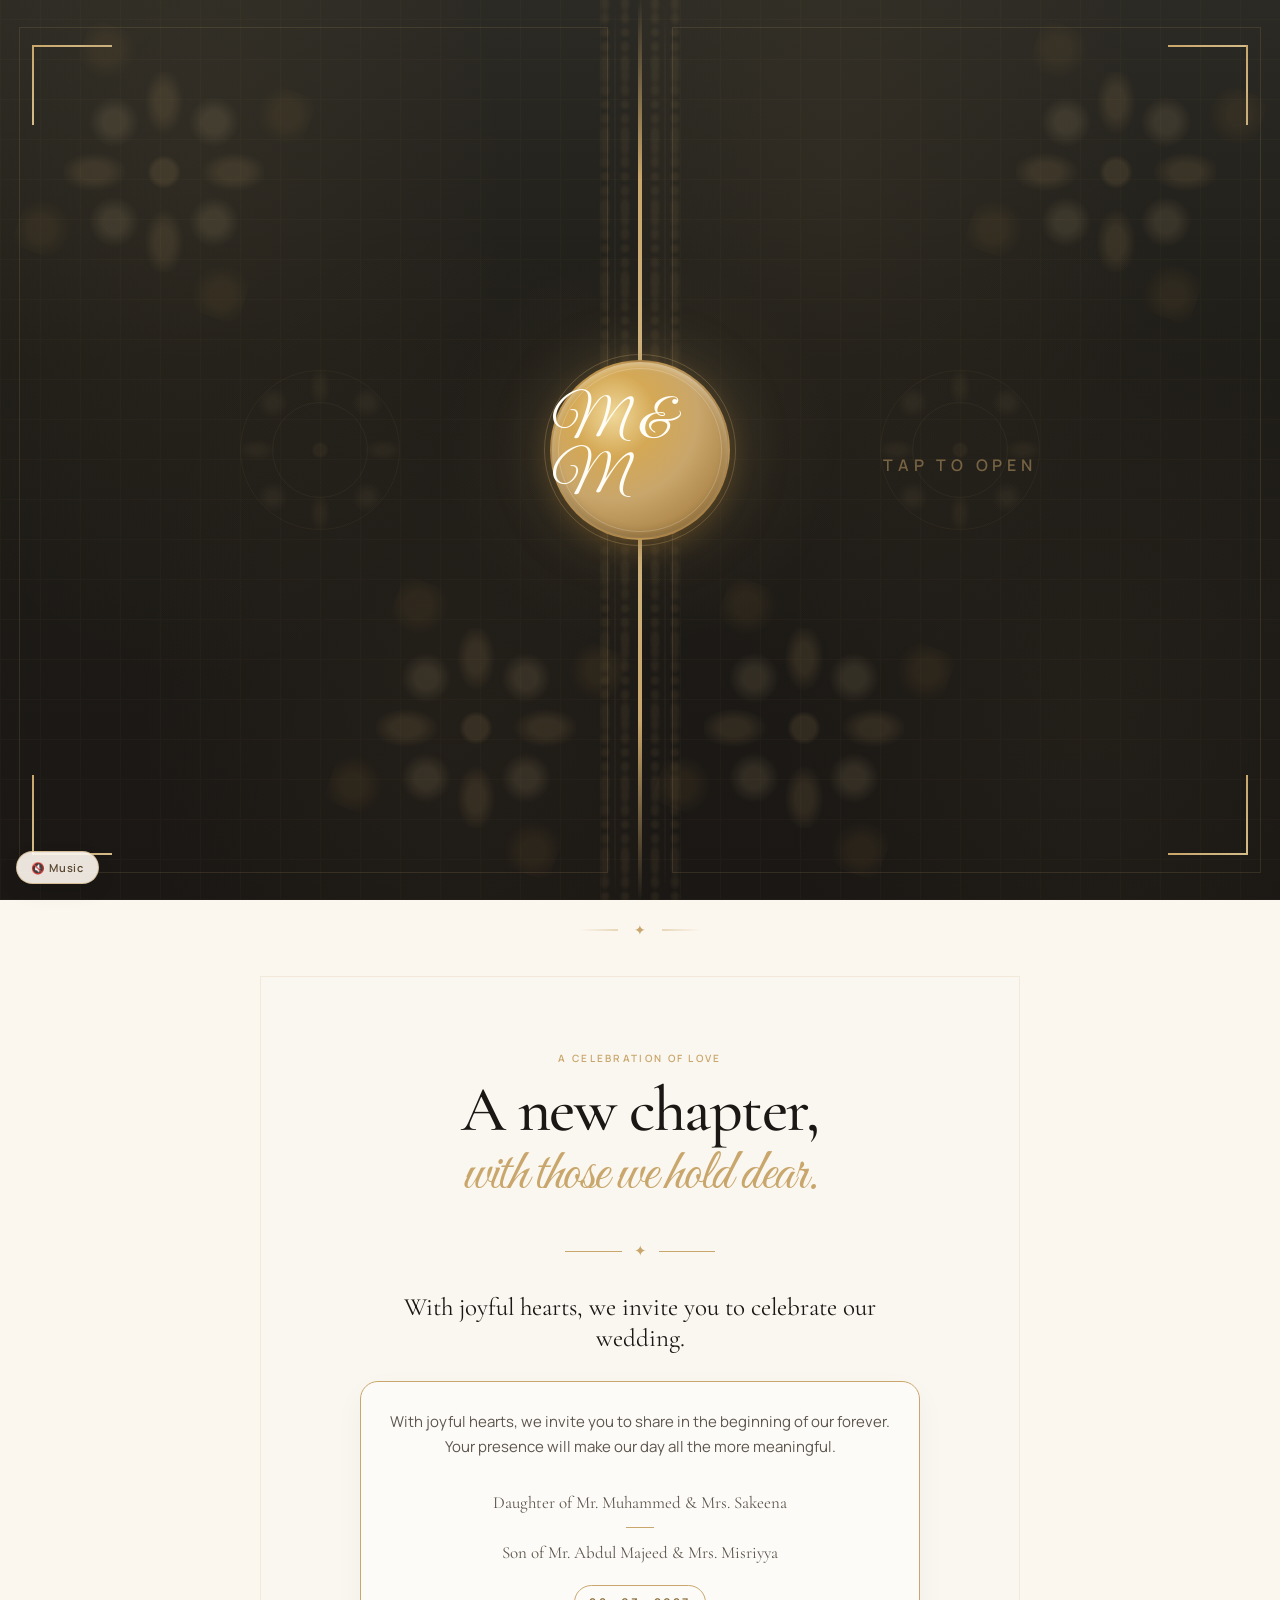
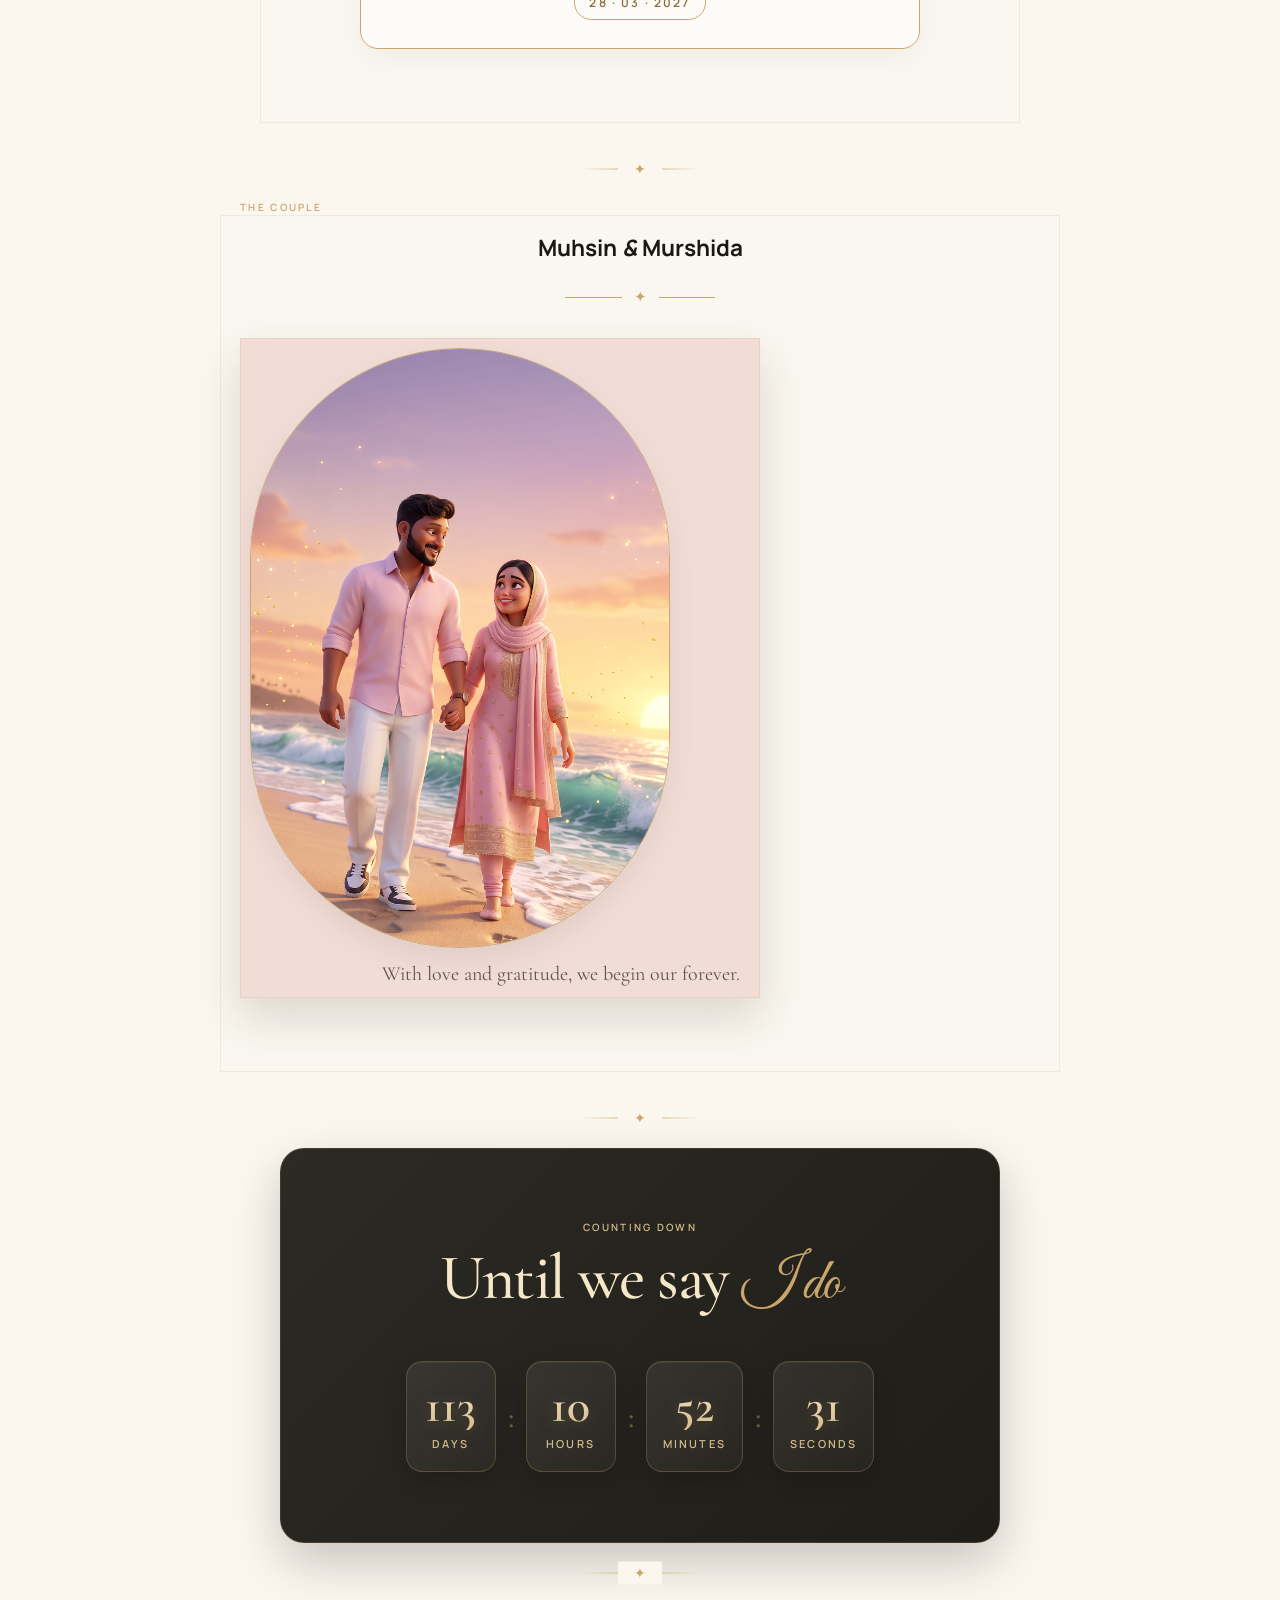
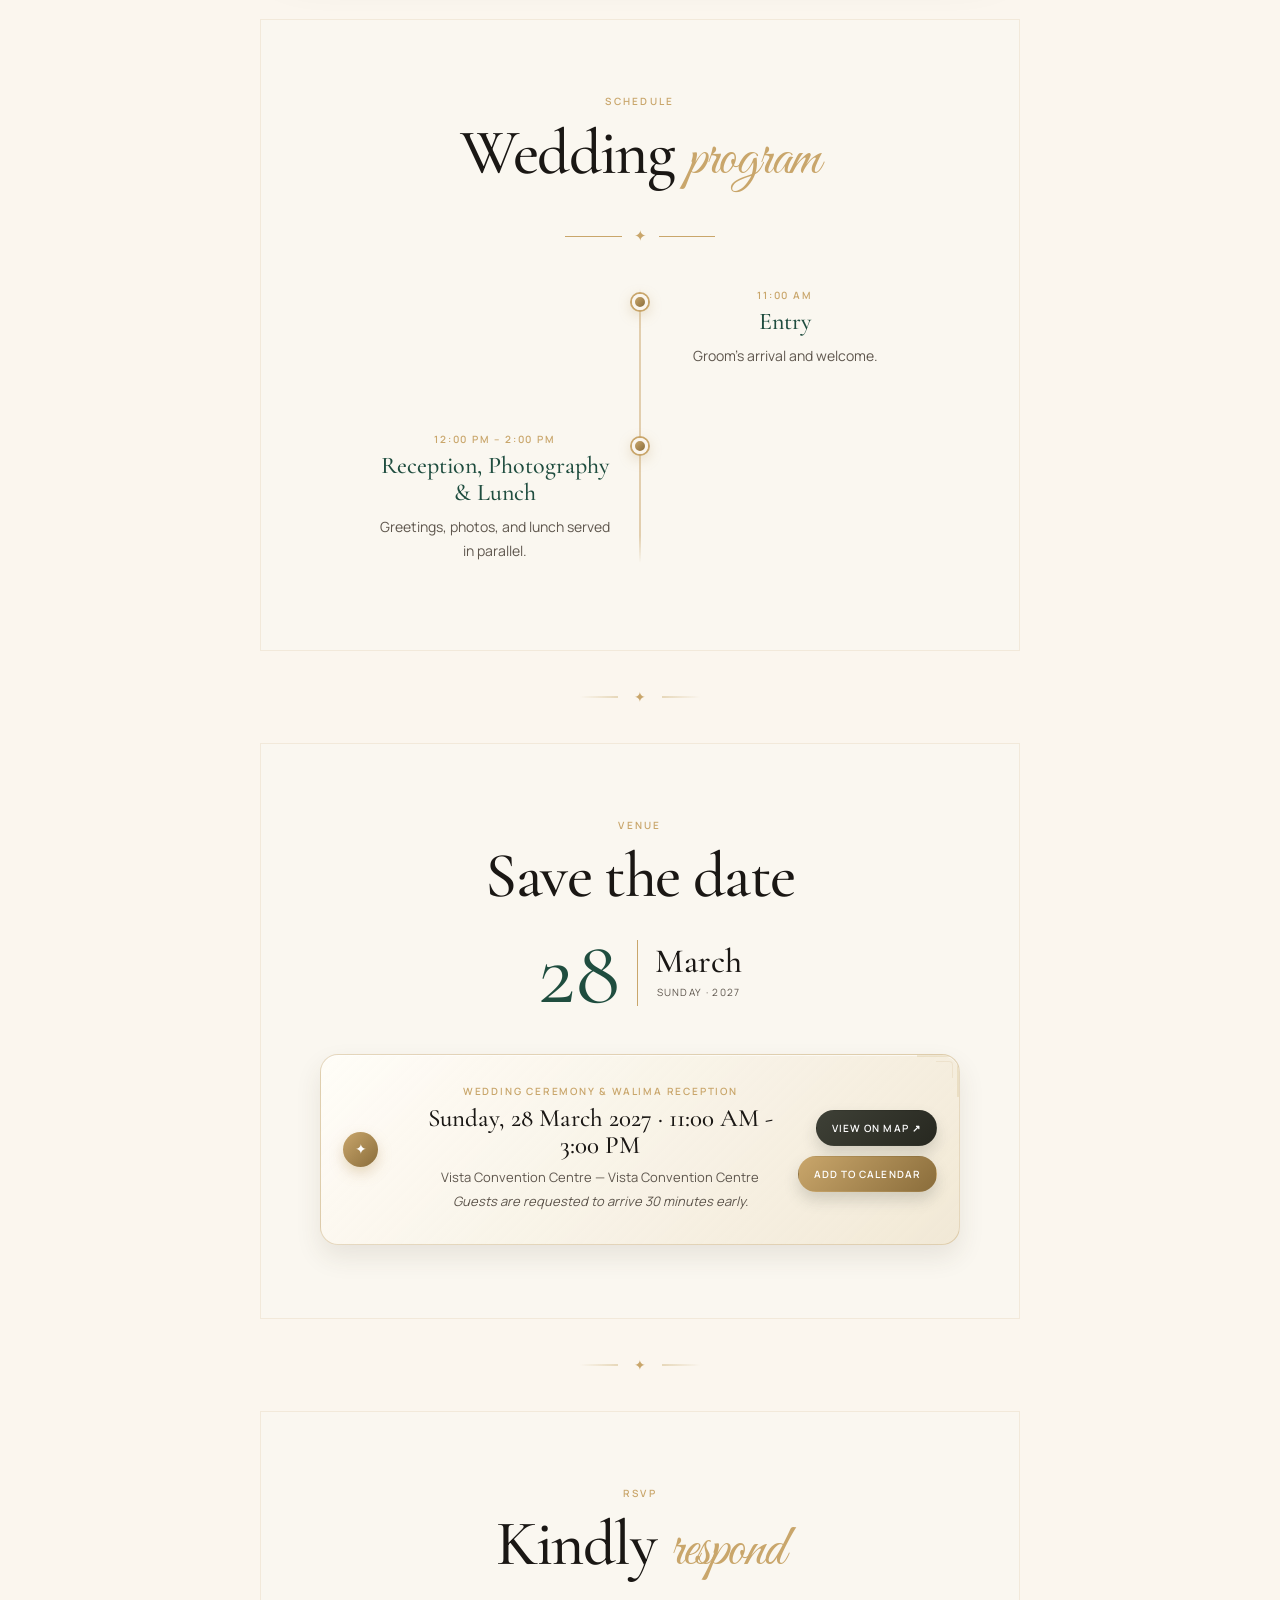
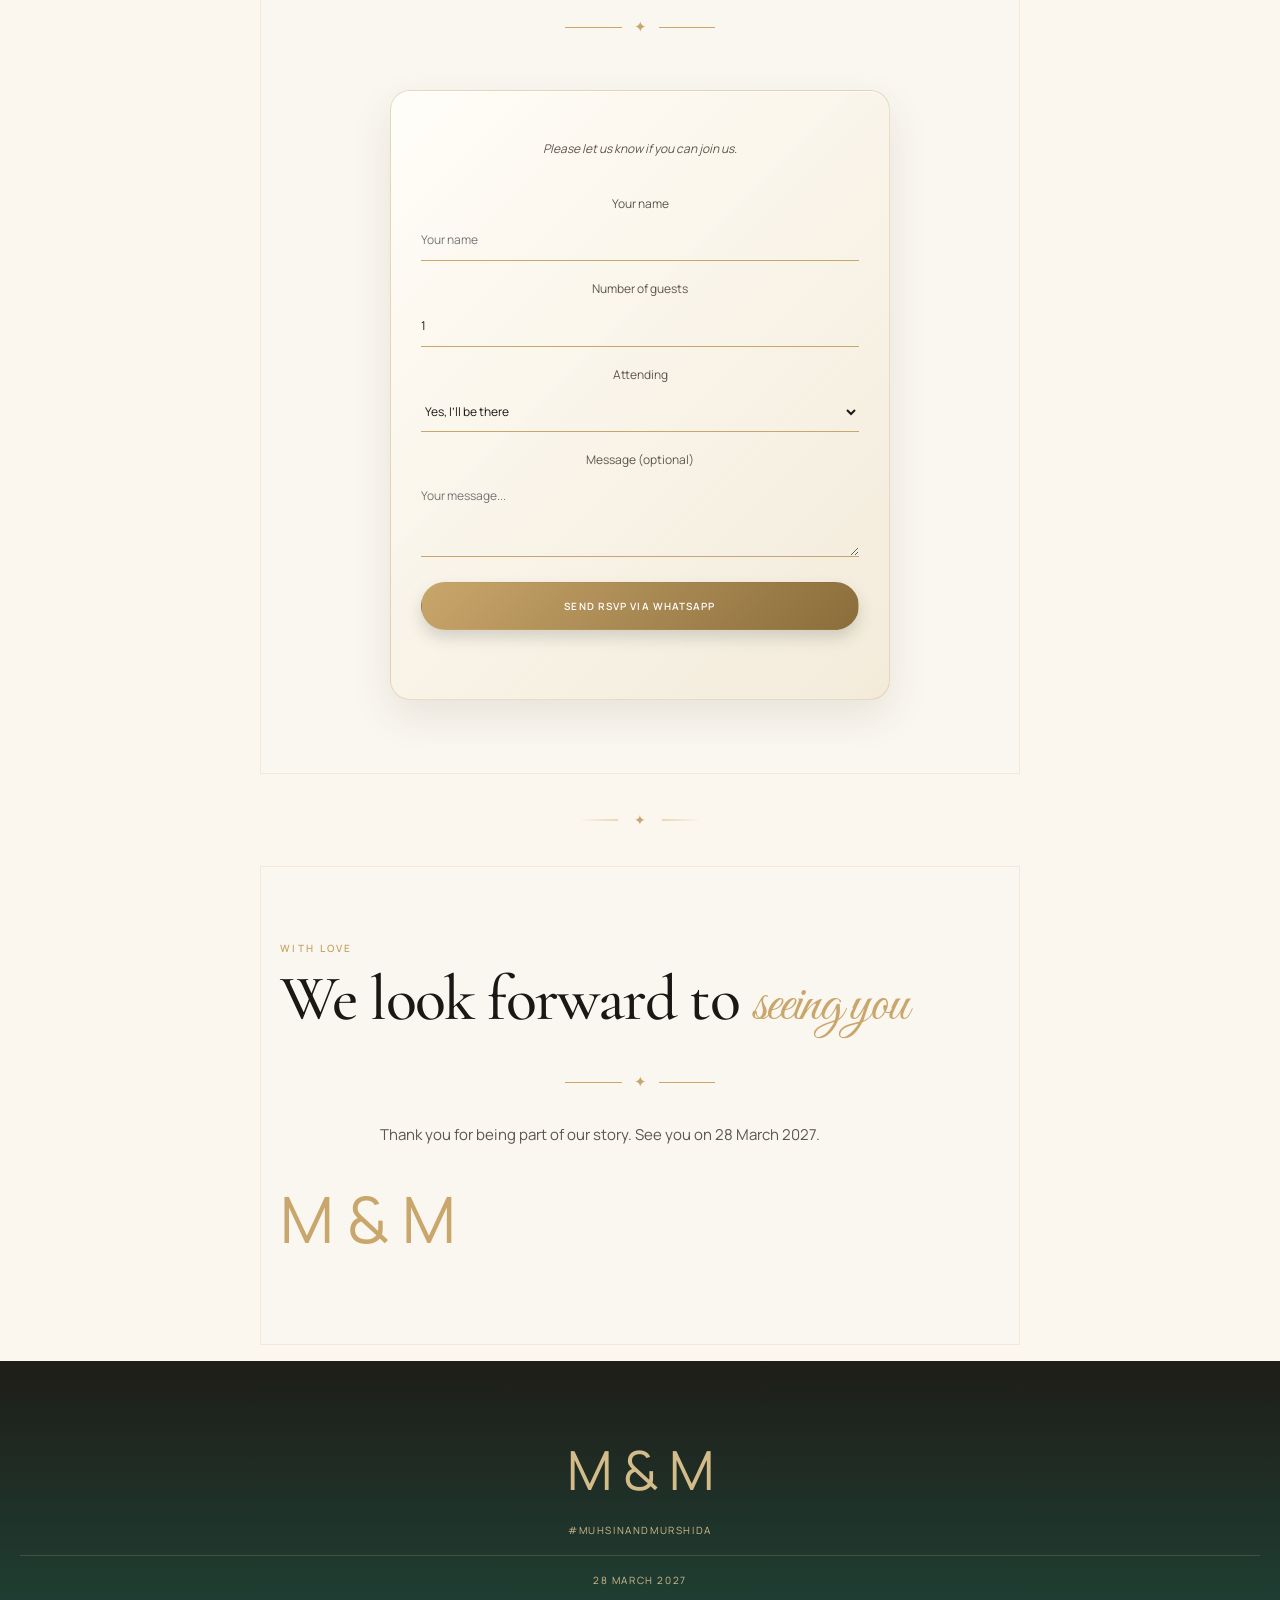
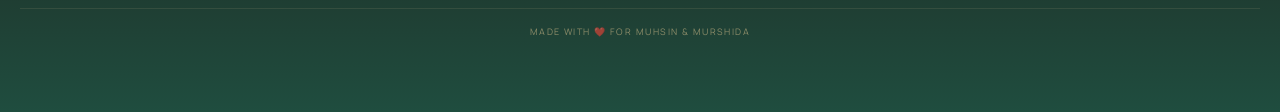
<file: index.html>
<!doctype html>
<html lang="en">
<head>
    <meta charset="UTF-8">
    <meta name="viewport" content="width=device-width,initial-scale=1">
    <meta name="theme-color" content="#34352c">
    <title>Murshida &amp; Muhsin – Wedding Invitation</title>
    <!-- Open Graph / Social Media Sharing -->
    <meta property="og:title" content="Murshida & Muhsin – Wedding Invitation">
    <meta property="og:description" content="Together with their families, Murshida & Muhsin invite you to celebrate their wedding on Sunday, 28 March 2027 at Vista Convention Centre, Malappuram, Kerala.">
    <meta property="og:image" content="https://mm-invitation.nexflowsoft.com/assets/og-image.jpg">
    <meta property="og:image:width" content="1200">
    <meta property="og:image:height" content="630">
    <meta property="og:image:alt" content="Murshida and Muhsin Wedding Invitation">
    <meta property="og:type" content="website">
    <meta property="og:url" content="https://mm-invitation.nexflowsoft.com">
    <!-- Twitter Card -->
    <meta name="twitter:card" content="summary_large_image">
    <meta name="twitter:title" content="Murshida & Muhsin – Wedding Invitation">
    <meta name="twitter:description" content="Together with their families, Murshida & Muhsin invite you to celebrate their wedding on Sunday, 28 March 2027.">
    <meta name="twitter:image" content="https://mm-invitation.nexflowsoft.com/assets/og-image.jpg">
    <meta name="twitter:image:alt" content="Murshida and Muhsin Wedding Invitation">
    <link rel="preconnect" href="https://fonts.googleapis.com">
    <link rel="preconnect" href="https://fonts.gstatic.com" crossorigin>
    <link href="https://fonts.googleapis.com/css2?family=Cormorant+Garamond:ital,wght@0,400;0,500;0,600;1,400&family=Great+Vibes&family=Manrope:wght@400;500;600&display=swap"
          rel="stylesheet">
    <!-- Structured data for wedding event -->
    <script type="application/ld+json">
    {
      "@context": "https://schema.org",
      "@type": "Event",
      "name": "Muhs & Murshida Wedding",
      "startDate": "2027-03-28T11:00:00+05:30",
      "endDate": "2027-03-28T15:00:00+05:30",
      "eventAttendanceMode": "https://schema.org/OfflineEventAttendanceMode",
      "eventStatus": "https://schema.org/EventScheduled",
      "location": {
        "@type": "Place",
        "name": "Vista Convention Centre",
        "address": {
          "@type": "PostalAddress",
          "addressLocality": "Malappuram",
          "addressRegion": "Kerala",
          "addressCountry": "IN"
        }
      },
      "image": "css/assets/WhatsApp%20Image%202026-10-19%20at%2012.17.47%20PM.jpeg",
      "description": "Join us for the wedding celebration of Murshida and Muhsin."
    }
    </script>
    <link rel="stylesheet" href="css/styles.css">
</head>
<body class="is-locked">
<div class="photo-atmosphere" aria-hidden="true"></div>
<div class="petal-layer" id="petalLayer" aria-hidden="true"></div>
<div class="invitation-gate" id="invitationGate">
    <div class="gate-scene" id="gateScene">
        <div class="envelope-wrap" id="doorWrapper" role="button" tabindex="0" aria-label="Open Muhsin and Murshida invitation">
            <div class="envelope">
                <div class="envelope-left">
                    <div class="panel-ornament panel-ornament-tl"></div>
                    <div class="panel-ornament panel-ornament-bl"></div>
                    <div class="panel-border-frame"></div>
                    <div class="panel-pattern"></div>
                    <div class="panel-floral panel-floral-top"></div>
                    <div class="panel-floral panel-floral-bottom"></div>
                    <div class="panel-medallion"></div>
                    <div class="panel-vine panel-vine-inner"></div>
                </div>
                <div class="envelope-right">
                    <div class="panel-ornament panel-ornament-tr"></div>
                    <div class="panel-ornament panel-ornament-br"></div>
                    <div class="panel-border-frame"></div>
                    <div class="panel-pattern"></div>
                    <div class="panel-floral panel-floral-top"></div>
                    <div class="panel-floral panel-floral-bottom"></div>
                    <div class="panel-medallion"></div>
                    <div class="panel-vine panel-vine-inner"></div>
                    <p class="envelope-hint">Tap to open</p>
                </div>
                <div class="wax-seal" id="waxSeal"><span id="gateMonogram">M &amp; M</span></div>
            </div>
        </div>
    </div>
</div>
<main>
    <section class="hero" id="gateway">
        <div class="hero-image"></div>
        <div class="hero-shade"></div>
        <div class="hero-content shell">
            <div class="hero-card">
                <p class="eyebrow light" id="coverTagline">Together with their families</p><span class="spark">✦</span>
                <h1><span class="script" id="groomName">Muhsin</span><i>&amp;</i><span class="script" id="brideName">Murshida</span></h1>
                <p class="hero-sub">are getting married</p>
                <p class="hero-date" id="heroDate">Sunday, 28 March 2027</p><a href="#welcome">View invitation ↓</a>
            </div>
        </div>
    </section>
    <div class="section-divider" aria-hidden="true"></div>
    <section class="section welcome shell" id="welcome"><p class="eyebrow">A celebration of love</p>
        <h2>A new chapter,<br><em>with those we hold dear.</em></h2>
        <div class="rule">✦</div>
        <p class="intro" id="storyQuote">One bride, one groom — and a lifetime written as one.</p>
        <div class="arch-card">
            <p class="body-copy" id="welcomeLine">With joyful hearts, we invite you to share in the beginning of our forever.</p>
            <div class="families"><p id="brideParents"></p><span></span><p id="groomParents"></p></div>
            <p class="date-pill" id="welcomeDate">28 · 03 · 2027</p>
        </div>
    </section>

    <!-- Screen 4: Couple -->
    <div class="section-divider" aria-hidden="true"></div>
    <section class="portrait shell" id="couple">
        <p class="eyebrow">The Couple</p>
        <h2 class="section-title-center">Muhsin <em>&amp;</em> Murshida</h2>
        <div class="rule">✦</div>
        <figure class="couple-figure">
            <img src="css/assets/Agent%20Image%20-%20Create%20a%20high-end%203D%20CG%20animated%20frame%20in%20a%20Pixar%20and%20Illumination%20feature-film%20style.png" alt="Muhsin and Murshida">
            <figcaption id="coupleBlessing">With love and gratitude, we begin our forever.</figcaption>
        </figure>
    </section>

    <!-- Screen 5: Countdown -->
    <div class="section-divider" aria-hidden="true"></div>
    <section class="section shell countdown-section" id="countdown">
        <p class="eyebrow">Counting down</p>
        <h2>Until we say <em>I do</em></h2>
        <div class="countdown" id="countdownTimer">
            <div class="countdown-unit"><span class="countdown-number" id="cdDays">00</span><span class="countdown-label">Days</span></div>
            <div class="countdown-separator">:</div>
            <div class="countdown-unit"><span class="countdown-number" id="cdHours">00</span><span class="countdown-label">Hours</span></div>
            <div class="countdown-separator">:</div>
            <div class="countdown-unit"><span class="countdown-number" id="cdMinutes">00</span><span class="countdown-label">Minutes</span></div>
            <div class="countdown-separator">:</div>
            <div class="countdown-unit"><span class="countdown-number" id="cdSeconds">00</span><span class="countdown-label">Seconds</span></div>
        </div>
    </section>

    <!-- Screen 6: Schedule -->
    <div class="section-divider" aria-hidden="true"></div>
    <section class="section shell story-section" id="schedule">
        <p class="eyebrow">Schedule</p>
        <h2>Wedding <em>program</em></h2>
        <div class="rule">✦</div>
        <div class="timeline" id="timeline"></div>
    </section>

    <!-- Screen 7: Venue -->
    <div class="section-divider" aria-hidden="true"></div>
    <section class="section shell celebration" id="venue"><p class="eyebrow">Venue</p>
        <h2>Save the date</h2>
        <div class="date"><span id="dateDay">28</span>
            <div><strong id="dateMonth">March</strong><small id="dateYear">Sunday · 2027</small></div>
        </div>
        <div class="event-list">
            <article class="event">
                <div class="event-corner" aria-hidden="true"></div>
                <div class="marker">✦</div>
                <div><p class="event-type" id="eventTitle">Wedding Ceremony &amp; Walima Reception</p>
                    <h3 id="eventWhen"></h3>
                    <p id="eventWhere"></p>
                    <p class="note" id="eventNotes"></p></div>
                <div class="actions"><a id="eventMap" target="_blank" rel="noopener">View on map ↗</a>
                    <button id="eventCalendar">Add to calendar</button>
                </div>
            </article>
        </div>
    </section>



    <!-- Screen 9: RSVP -->
    <div class="section-divider" aria-hidden="true"></div>
    <section class="section shell wishes-section" id="rsvp">
        <p class="eyebrow">RSVP</p>
        <h2>Kindly <em>respond</em></h2>
        <div class="rule">✦</div>
        <div class="wish-form-wrapper">
            <p class="wish-form-note">Please let us know if you can join us.</p>
            <form id="rsvpForm">
                <label>Your name<input name="name" required placeholder="Your name" maxlength="100"></label>
                <label>Number of guests<input name="guests" type="number" min="1" value="1" required></label>
                <label>Attending
                    <select name="attending" required>
                        <option value="Yes">Yes, I’ll be there</option>
                        <option value="No">Sorry, can’t make it</option>
                    </select>
                </label>
                <label>Message (optional)<textarea name="message" rows="3" placeholder="Your message..."></textarea></label>
                <button class="submit" type="submit">Send RSVP via WhatsApp</button>
                <p id="rsvpStatus"></p>
            </form>
        </div>
    </section>

    <!-- Screen 10: Closing -->
    <div class="section-divider" aria-hidden="true"></div>
    <section class="section shell closing-section" id="closing">
        <p class="eyebrow">With love</p>
        <h2>We look forward to <em>seeing you</em></h2>
        <div class="rule">✦</div>
        <p class="body-copy">Thank you for being part of our story. See you on 28 March 2027.</p>
        <p class="script closing-mono" id="closingMono">M &amp; M</p>
    </section>
</main>
<footer><span class="script" id="backMonogram">M &amp; M</span>
    <p id="footerHashtag">#MuhsinAndMurshida</p>
    <p>28 March 2027</p>
    <p style="font-size:9px;opacity:.6;margin-top:20px;">Made with ❤️ for Muhsin &amp; Murshida</p></footer>
<div class="sheet" id="calSheet" hidden>
    <div class="card">
        <button id="calClose" aria-label="Close">×</button>
        <p class="eyebrow">Save the date</p>
        <h3 id="calEventLabel"></h3><a id="calGoogle" target="_blank" rel="noopener">Google Calendar</a>
        <button id="calIcs">Apple / Outlook calendar</button>
    </div>
</div>
<audio id="bgMusic" loop preload="auto">
  <source src="assets/wedding-music.mp3" type="audio/mpeg">
</audio>
<button class="music-toggle" id="musicToggle" type="button" aria-label="Toggle music">🔊 Music</button>
<script src="js/config.js"></script>
<script src="js/app.js"></script>
</body>
</html>
</file>
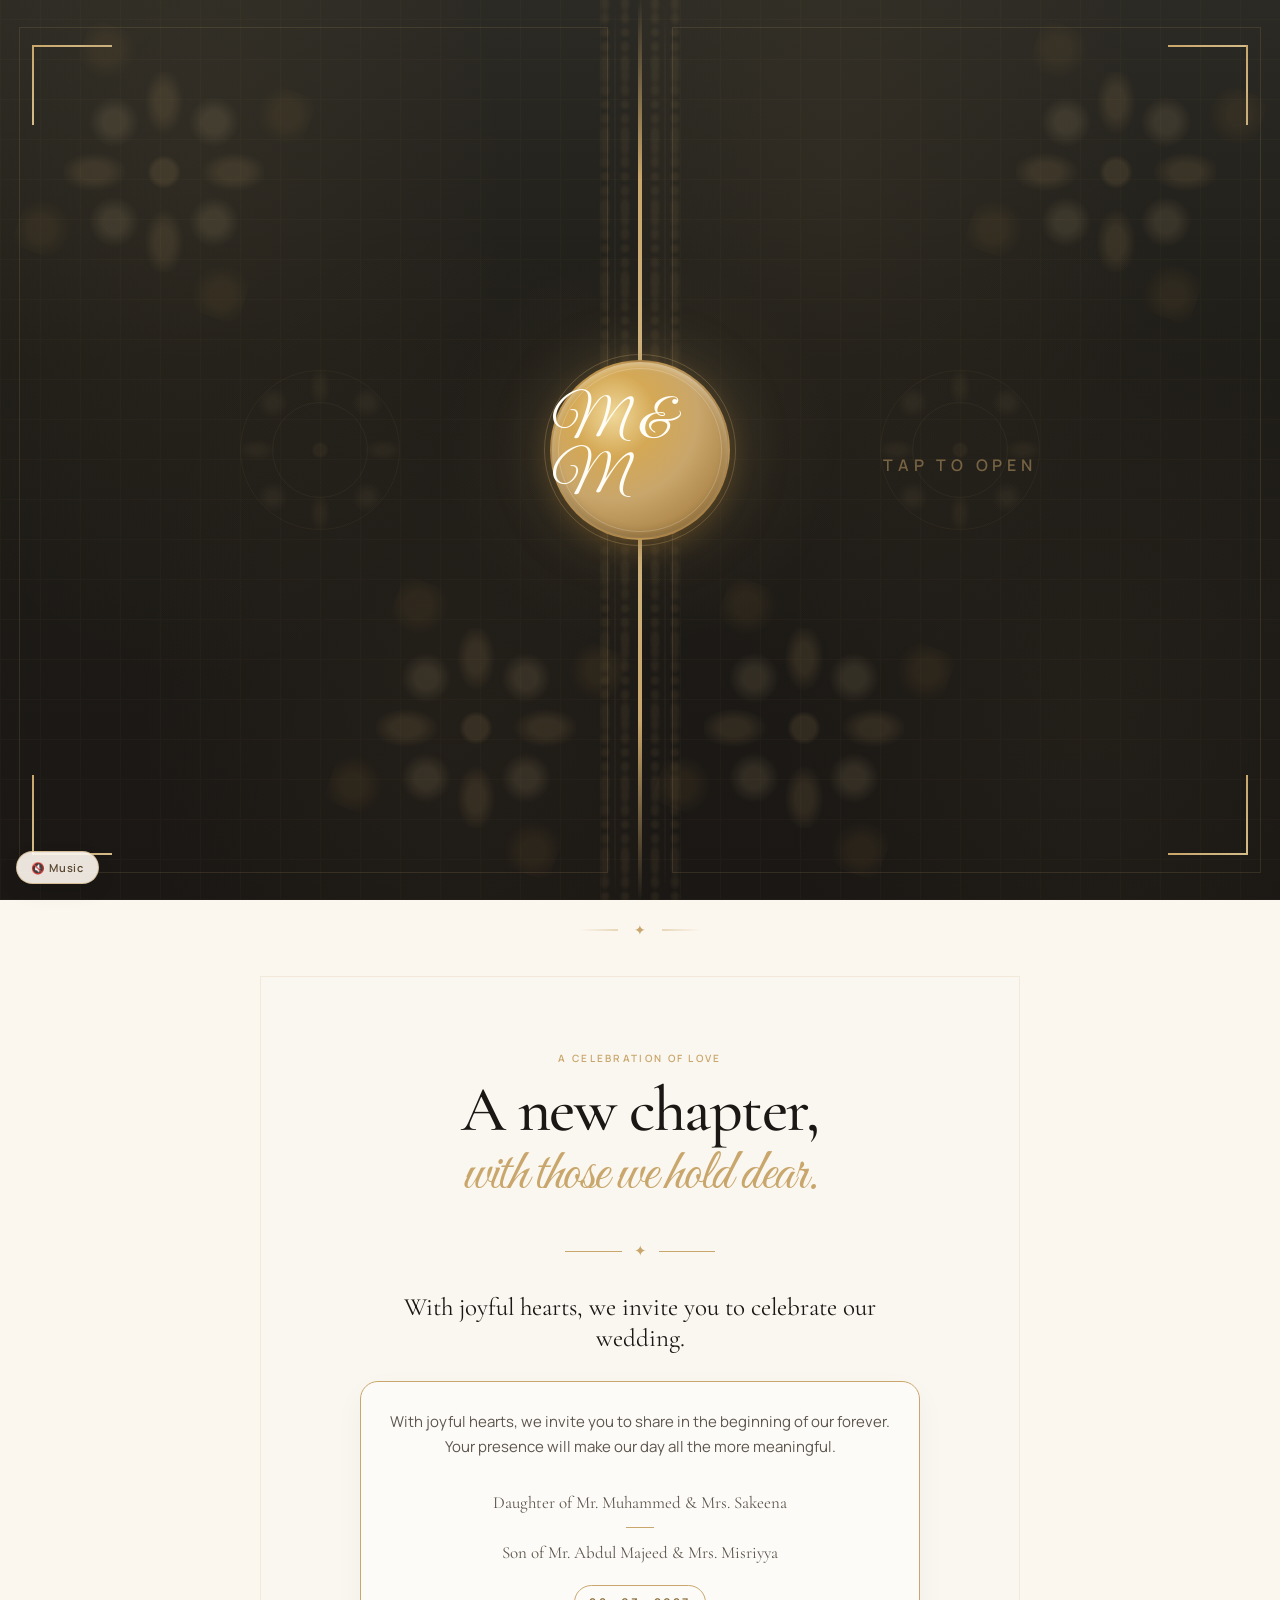
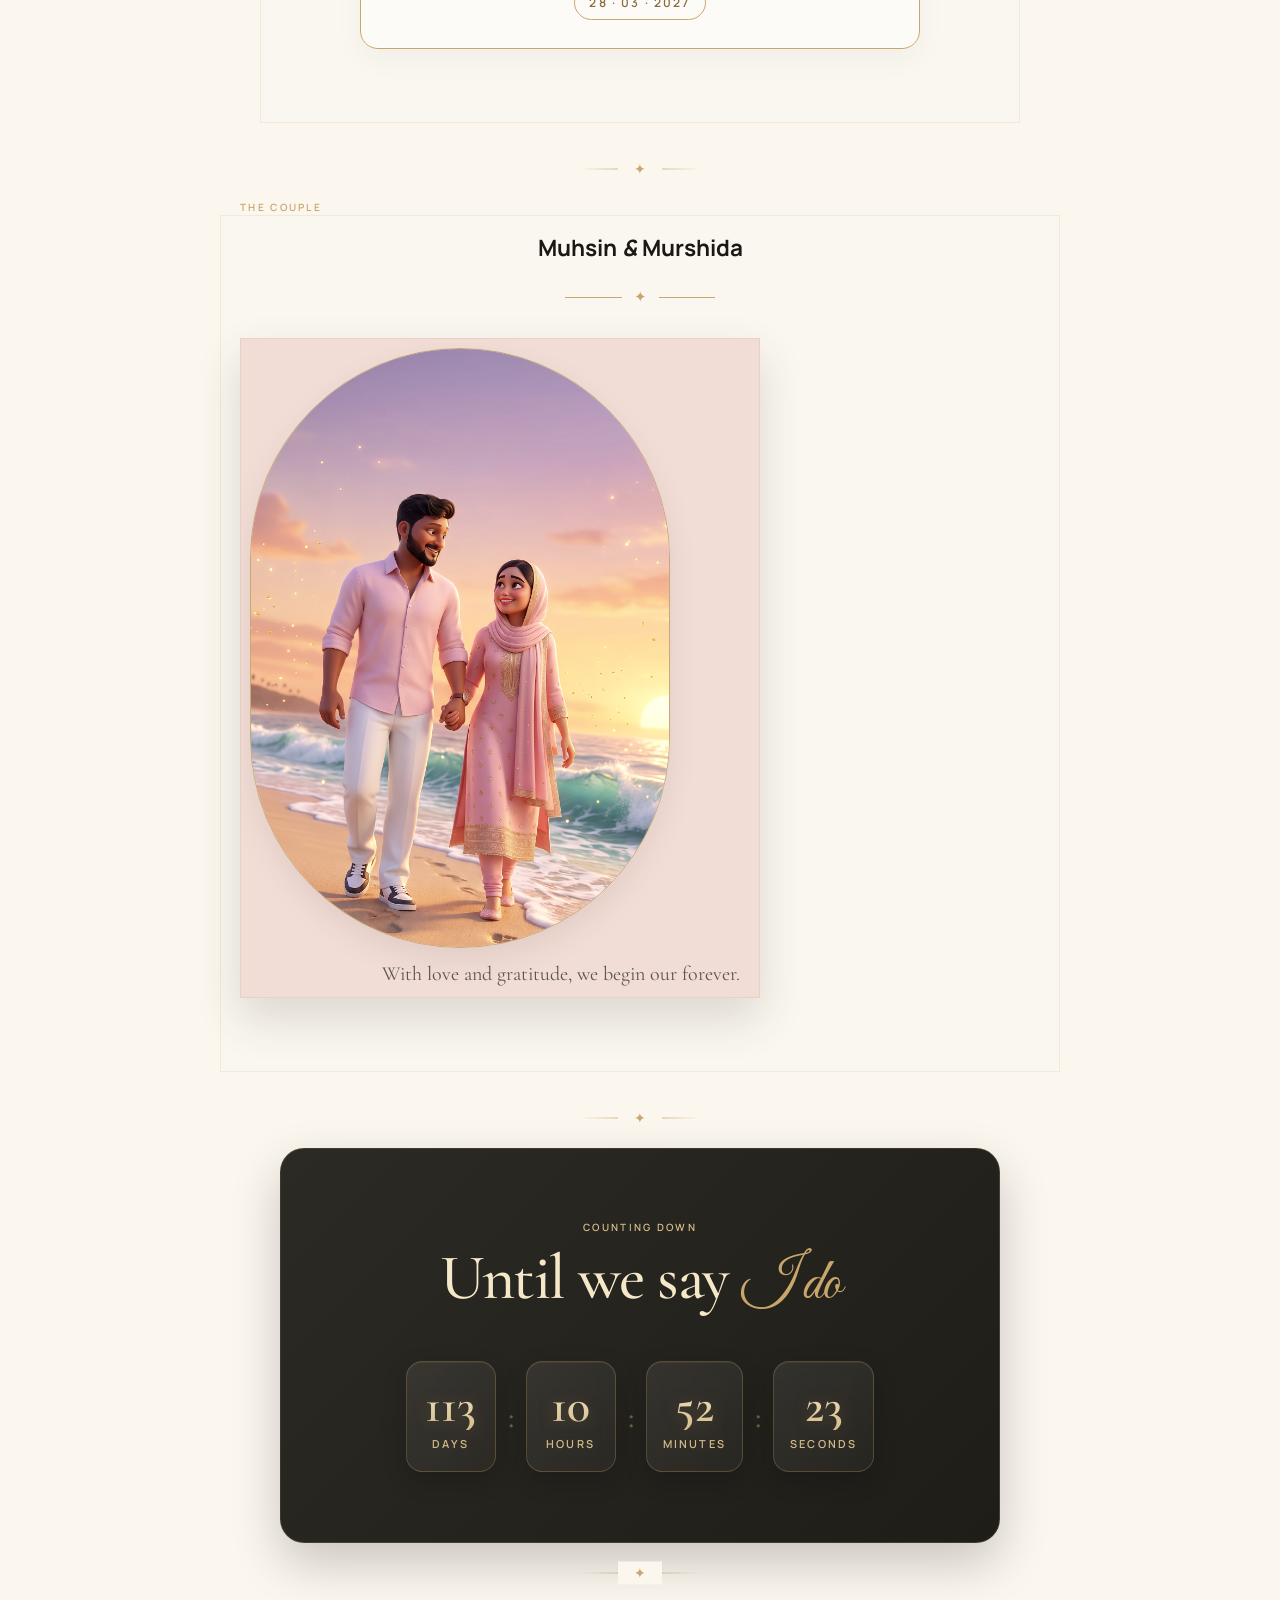
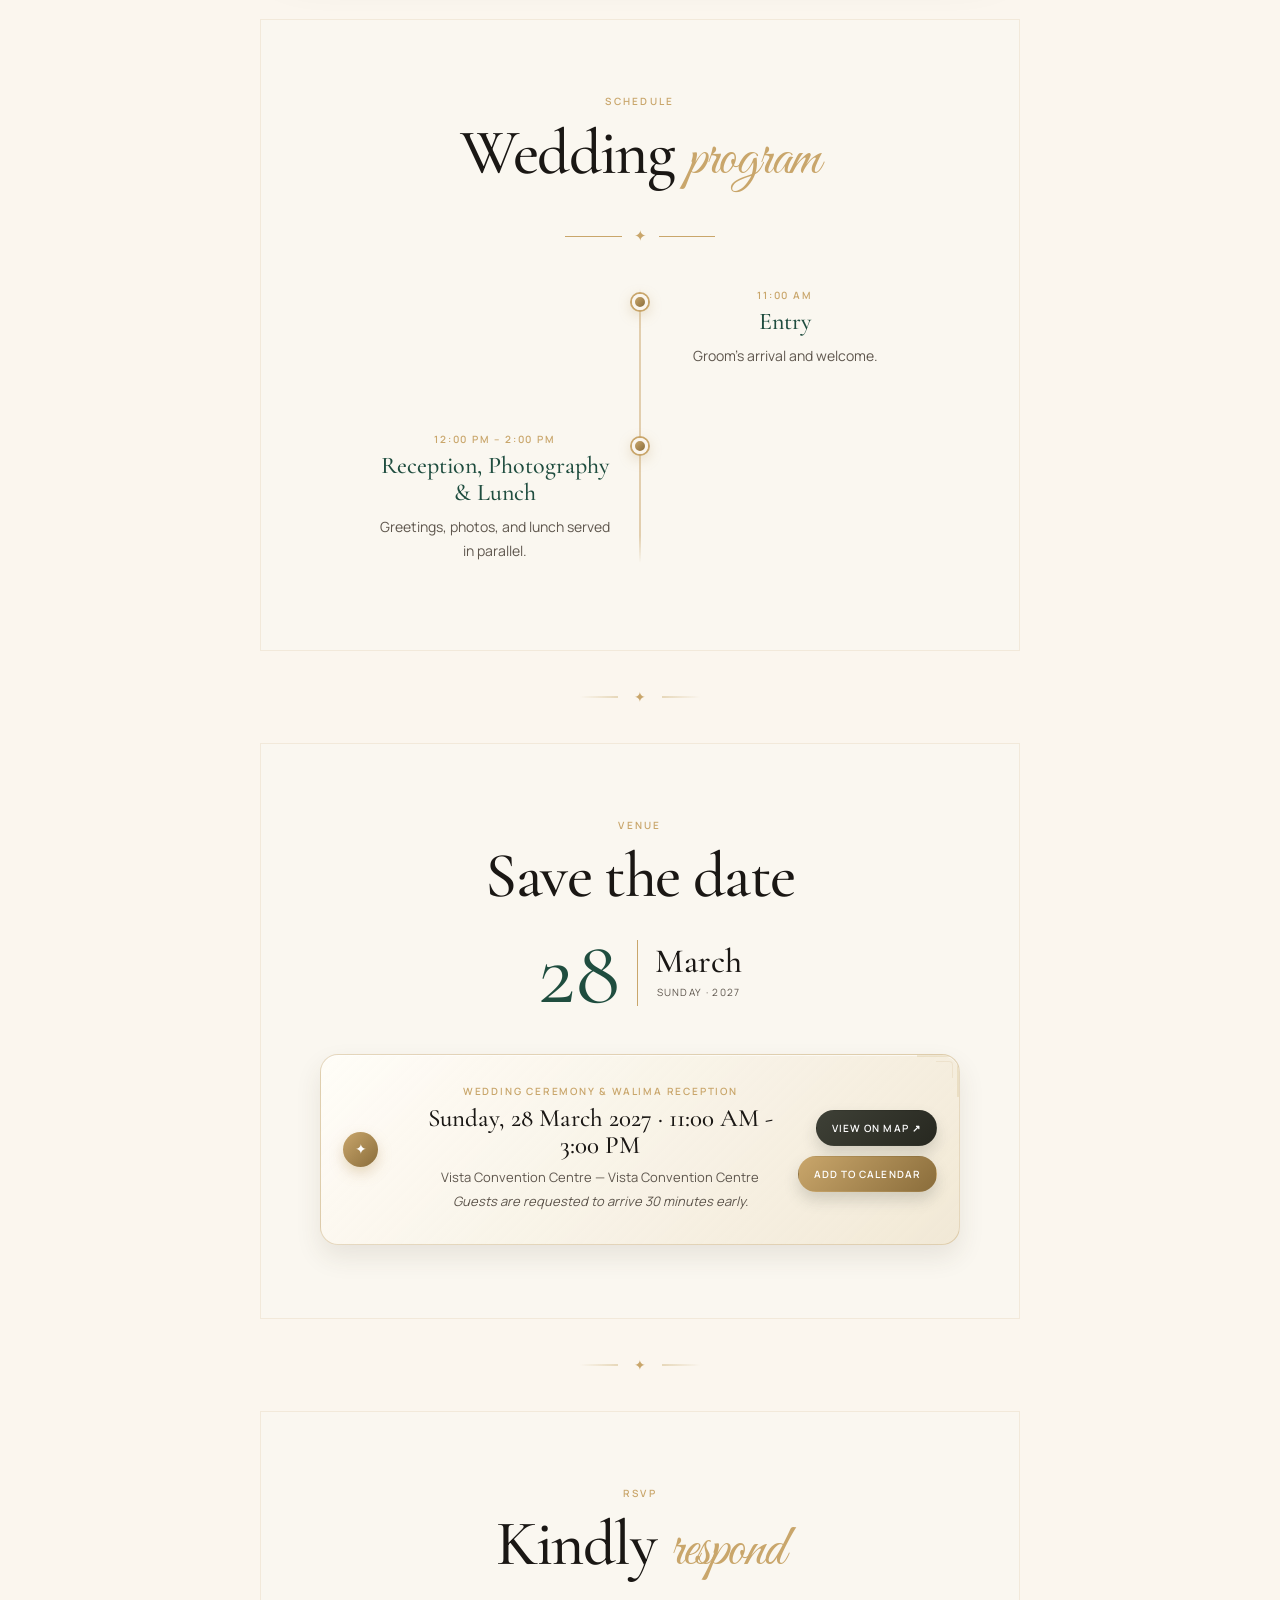
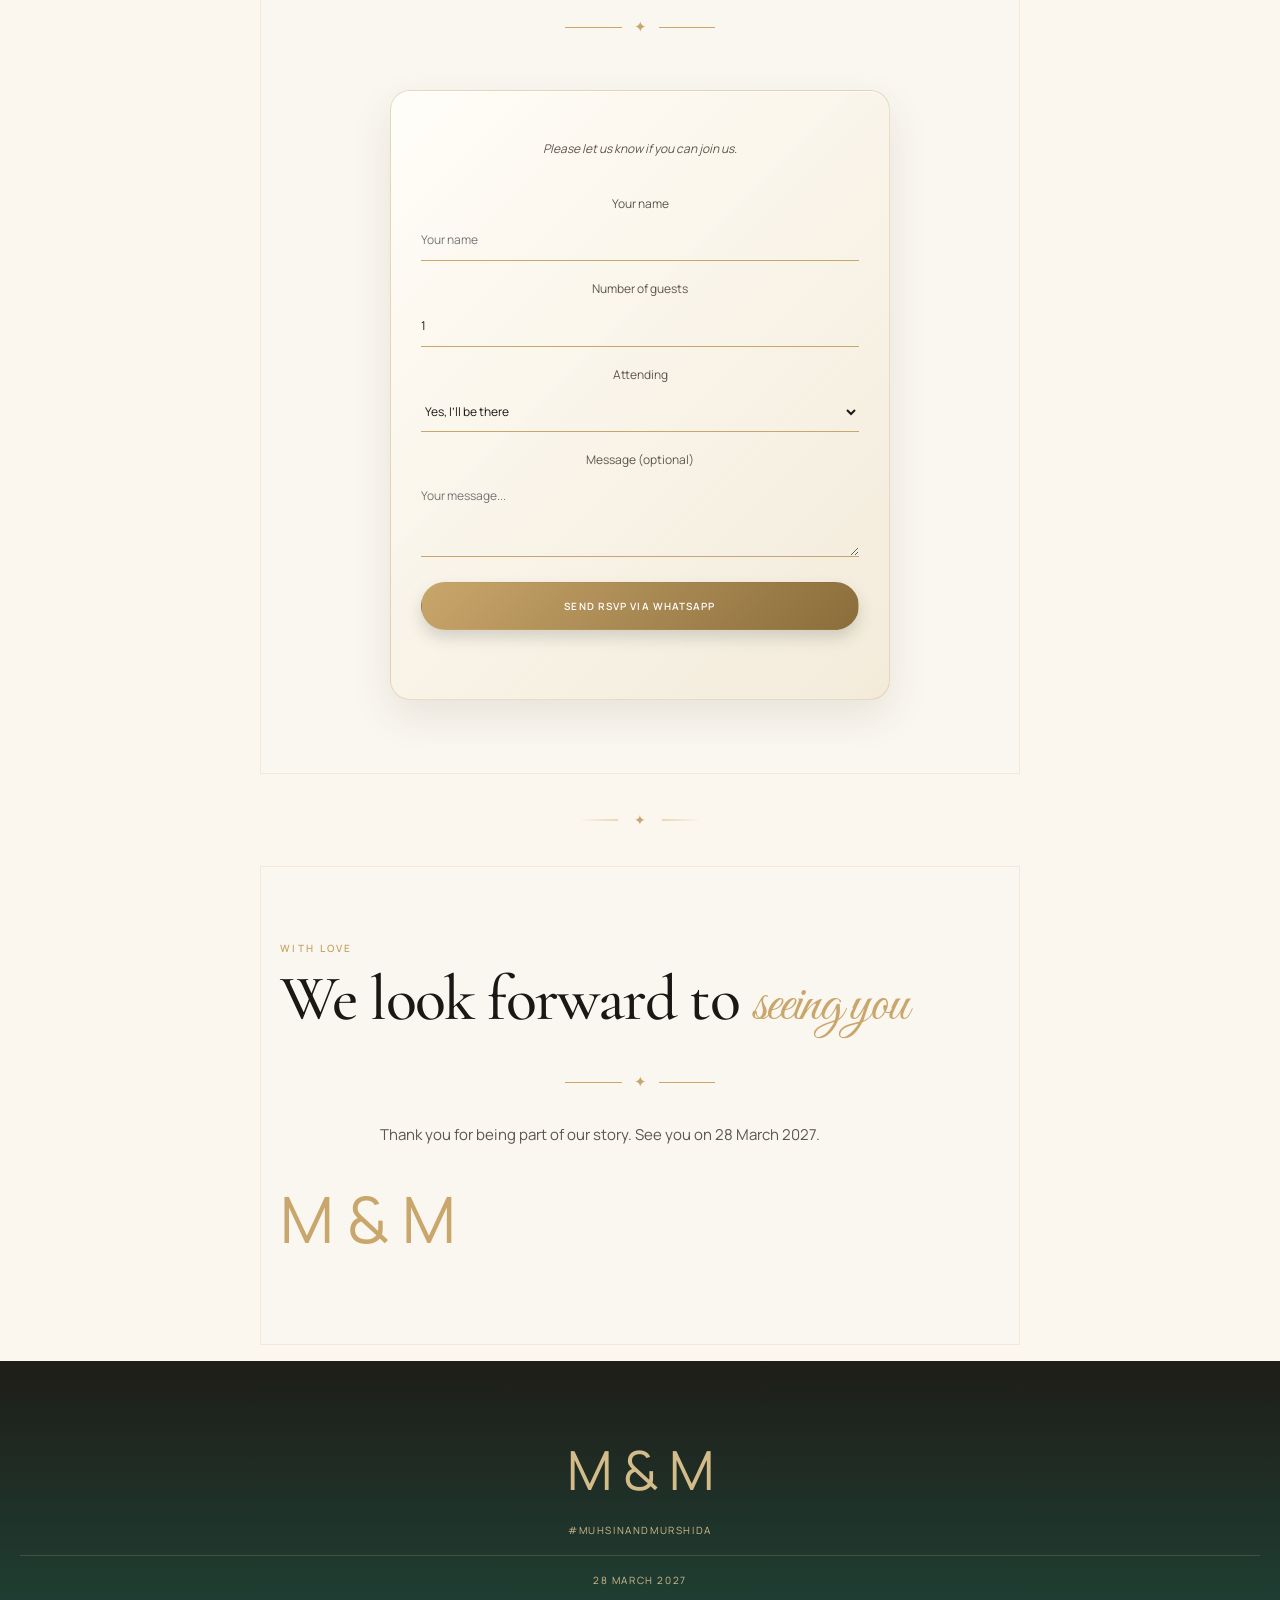
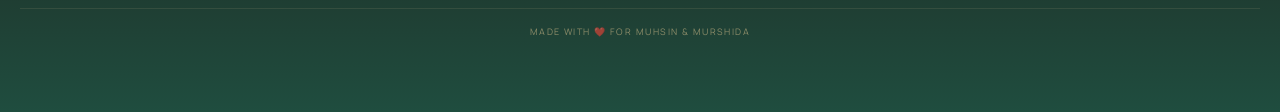
<file: invitation.html>
<!doctype html>
<html lang="en">
<head>
    <meta charset="UTF-8">
    <meta name="viewport" content="width=device-width,initial-scale=1">
    <meta name="theme-color" content="#34352c">
    <title>Murshida &amp; Muhsin – Wedding Invitation</title>
    <!-- Open Graph / Social Media Sharing -->
    <meta property="og:title" content="Murshida & Muhsin – Wedding Invitation">
    <meta property="og:description" content="Together with their families, Murshida & Muhsin invite you to celebrate their wedding on Sunday, 28 March 2027 at Vista Convention Centre, Malappuram, Kerala.">
    <meta property="og:image" content="https://mm-invitation.nexflowsoft.com/assets/og-image.jpg">
    <meta property="og:image:width" content="1200">
    <meta property="og:image:height" content="630">
    <meta property="og:image:alt" content="Murshida and Muhsin Wedding Invitation">
    <meta property="og:type" content="website">
    <meta property="og:url" content="https://mm-invitation.nexflowsoft.com">
    <!-- Twitter Card -->
    <meta name="twitter:card" content="summary_large_image">
    <meta name="twitter:title" content="Murshida & Muhsin – Wedding Invitation">
    <meta name="twitter:description" content="Together with their families, Murshida & Muhsin invite you to celebrate their wedding on Sunday, 28 March 2027.">
    <meta name="twitter:image" content="https://mm-invitation.nexflowsoft.com/assets/og-image.jpg">
    <meta name="twitter:image:alt" content="Murshida and Muhsin Wedding Invitation">
    <link rel="preconnect" href="https://fonts.googleapis.com">
    <link rel="preconnect" href="https://fonts.gstatic.com" crossorigin>
    <link href="https://fonts.googleapis.com/css2?family=Cormorant+Garamond:ital,wght@0,400;0,500;0,600;1,400&family=Great+Vibes&family=Manrope:wght@400;500;600&display=swap"
          rel="stylesheet">
    <!-- Structured data for wedding event -->
    <script type="application/ld+json">
    {
      "@context": "https://schema.org",
      "@type": "Event",
      "name": "Muhs & Murshida Wedding",
      "startDate": "2027-03-28T11:00:00+05:30",
      "endDate": "2027-03-28T15:00:00+05:30",
      "eventAttendanceMode": "https://schema.org/OfflineEventAttendanceMode",
      "eventStatus": "https://schema.org/EventScheduled",
      "location": {
        "@type": "Place",
        "name": "Vista Convention Centre",
        "address": {
          "@type": "PostalAddress",
          "addressLocality": "Malappuram",
          "addressRegion": "Kerala",
          "addressCountry": "IN"
        }
      },
      "image": "assets/WhatsApp%20Image%202026-10-19%20at%2012.17.47%20PM.jpeg",
      "description": "Join us for the wedding celebration of Murshida and Muhsin."
    }
    </script>
<style>
:root {
    --ink: #1a1714;
    --olive: #1F4D3F;
    --paper: #FBF6EE;
    --sand: #F2DDD6;
    --line: #C9A66B;
    --gold: #C9A66B;
    --gold-light: #d4bc8a;
    --gold-dark: #8a6d3b;
    --muted: #5e564d;
    --serif: "Cormorant Garamond", Georgia, serif;
    --script: "Great Vibes", cursive;
    --sans: "Manrope", sans-serif
}

* {
    box-sizing: border-box
}

html {
    scroll-behavior: smooth
}

body {
    margin: 0;
    background: var(--paper);
    color: var(--ink);
    font: 15px/1.65 var(--sans)
}

.shell {
    width: min(100% - 40px, 720px);
    margin: auto
}

.hero {
    height: 740px;
    min-height: 650px;
    position: relative;
    isolation: isolate;
    display: grid;
    align-items: end;
    background: var(--paper);
    color: var(--ink);
    overflow: hidden
}

.hero-image, .hero-shade {
    position: absolute;
    z-index: -1
}

.hero-image {
    inset: 28px 20px 278px;
    background: url("assets/WhatsApp Image 2026-10-19 at 12.17.47 PM.jpeg") center 18%/cover;
    filter: saturate(.75) brightness(.92) contrast(1.05)
}

.hero-shade {
    inset: 28px 20px 278px;
    border: 1px solid rgba(245, 239, 225, .75);
    box-shadow: inset 0 0 0 10px rgba(26, 23, 18, .08), inset 0 0 60px rgba(184, 150, 90, .06)
}

.hero-content {
    text-align: center;
    padding-bottom: 62px
}

.eyebrow {
    margin: 0 0 14px;
    color: var(--gold);
    font-size: 10px;
    font-weight: 600;
    letter-spacing: .23em;
    text-transform: uppercase
}

.light {
    color: var(--gold)
}

.spark {
    display: block;
    color: var(--gold);
    margin-bottom: 14px
}

h1, h2, h3, p {
    margin-top: 0
}

h1 {
    margin: 0;
    display: grid;
    gap: 3px;
    line-height: .9;
    text-shadow: none
}

h1 .script {
    font-size: clamp(46px, 12vw, 78px);
    font-weight: 400
}

h1 i {
    font: 20px var(--serif);
    color: var(--gold)
}

.hero-date {
    margin: 20px 0 16px;
    font-size: 10px;
    letter-spacing: .18em;
    text-transform: uppercase;
    color: var(--muted)
}

.hero a {
    color: var(--ink);
    text-decoration: none;
    font-size: 11px;
    letter-spacing: .16em;
    text-transform: uppercase;
    display: inline-block;
    padding: 8px 20px;
    border: 1px solid var(--gold);
    border-radius: 999px;
    transition: background .3s ease, color .3s ease, transform .3s ease
}

.hero a:hover {
    background: var(--gold);
    color: #fff;
    transform: translateY(-2px)
}

.section {
    padding: 90px 0
}

.welcome, .celebration {
    text-align: center
}

.section h2 {
    font: 500 clamp(42px, 10vw, 64px)/.92 var(--serif);
    letter-spacing: -.025em;
    margin-bottom: 28px
}

.section h2 em {
    font: 400 .9em var(--script);
    color: var(--gold)
}

.rule {
    color: var(--gold);
    margin: 0 auto 28px;
    display: flex;
    align-items: center;
    gap: 12px;
    width: 150px
}

.rule:before, .rule:after {
    content: "";
    height: 1px;
    background: var(--line);
    flex: 1
}

.intro {
    font: 25px/1.22 var(--serif);
    max-width: 520px;
    margin: 0 auto 18px
}

.body-copy {
    color: var(--muted);
    max-width: 520px;
    margin-inline: auto
}

.families {
    margin-top: 32px;
    color: var(--muted);
    font: 17px var(--serif)
}

.families p {
    margin: 4px
}

.families span {
    display: block;
    width: 28px;
    height: 1px;
    background: var(--line);
    margin: 14px auto
}

.film {
    padding: 32px 20px;
    background: linear-gradient(180deg, #1f1d18 0%, var(--olive) 50%, #1f1d18 100%)
}

.film-frame {
    max-width: 760px;
    margin: auto;
    padding: 8px;
    border: 1px solid rgba(233, 218, 189, .48)
}

.film video {
    display: block;
    width: 100%;
    max-height: 520px;
    object-fit: cover
}

.date {
    display: flex;
    justify-content: center;
    align-items: center;
    gap: 17px;
    margin: 34px 0 48px
}

.date > span {
    font: 92px/.72 var(--serif);
    color: var(--olive);
    border-right: 1px solid var(--line);
    padding-right: 17px
}

.date strong, .date small {
    display: block;
    text-align: center
}

.date strong {
    font: 500 34px/1 var(--serif)
}

.date small {
    color: var(--muted);
    font-size: 10px;
    letter-spacing: .13em;
    text-transform: uppercase;
    margin-top: 5px
}

.event-list {
    border-top: 1px solid var(--line);
    text-align: center
}

.event {
    display: grid;
    grid-template-columns:40px 1fr;
    gap: 15px;
    padding: 28px 0;
    border-bottom: 1px solid var(--line);
    text-align: center
}

.marker {
    font: 20px var(--serif);
    color: var(--gold)
}

.event-type {
    color: var(--gold);
    font-size: 10px;
    font-weight: 600;
    letter-spacing: .18em;
    text-transform: uppercase;
    margin-bottom: 5px
}

.event h3 {
    font: 500 25px/1.1 var(--serif);
    margin-bottom: 7px
}

.event p:not(.event-type) {
    color: var(--muted);
    font-size: 13px;
    margin-bottom: 3px
}

.note {
    font-style: italic
}

.actions {
    grid-column: 1 / -1;
    display: flex;
    justify-content: center;
    gap: 18px;
    margin-top: 3px
}

.actions a, .actions button {
    appearance: none;
    background: none;
    border: 0;
    border-bottom: 1px solid var(--gold);
    padding: 0 0 3px;
    color: var(--ink);
    font: 10px var(--sans);
    letter-spacing: .12em;
    text-decoration: none;
    text-transform: uppercase;
    cursor: pointer
}

.portrait {
    padding-bottom: 90px
}

.portrait figure {
    margin: 0;
    position: relative;
    padding: 10px 10px 50px;
    background: var(--sand)
}

.portrait img {
    display: block;
    width: 100%;
    height: clamp(350px, 80vw, 600px);
    object-fit: cover;
    object-position: center 16%;
    filter: saturate(.85) contrast(1.05)
}

.portrait figcaption {
    position: absolute;
    right: 20px;
    bottom: 10px;
    color: var(--muted);
    font: italic 16px var(--serif)
}

.portrait .script {
    font-size: 28px;
    color: var(--gold);
    margin-left: 5px
}

form {
    max-width: 510px;
    margin: 35px auto 0;
    text-align: center;
    display: grid;
    gap: 18px
}

form > label, fieldset {
    display: grid;
    gap: 7px;
    color: var(--muted);
    font-size: 12px
}

input:not([type=radio]), select, textarea {
    width: 100%;
    padding: 10px 0;
    border: 0;
    border-bottom: 1px solid var(--line);
    border-radius: 0;
    background: transparent;
    color: var(--ink);
    font: inherit
}

input:focus, select:focus, textarea:focus {
    outline: none;
    border-color: var(--olive)
}

fieldset {
    border: 0;
    padding: 0;
    margin: 0;
    grid-template-columns:1fr 1fr;
    gap: 10px
}

legend {
    grid-column: 1/-1;
    padding: 0
}

.submit {
    margin-top: 7px;
    border: 0;
    background: linear-gradient(135deg, var(--gold) 0%, var(--gold-dark) 100%);
    color: #fff;
    padding: 15px;
    cursor: pointer;
    font: 600 10px var(--sans);
    letter-spacing: .19em;
    text-transform: uppercase
}

footer {
    padding: 64px 20px;
    background: linear-gradient(180deg, #1f1d18 0%, var(--olive) 100%);
    color: var(--gold-light);
    text-align: center
}

footer .script {
    font-size: 54px
}

footer p {
    margin: 8px 0;
    font-size: 10px;
    letter-spacing: .16em;
    text-transform: uppercase
}

footer p + p {
    margin-top: 16px;
    padding-top: 16px;
    border-top: 1px solid rgba(212, 188, 138, .2);
}

.sheet {
    position: fixed;
    inset: 0;
    z-index: 5;
    display: grid;
    place-items: center;
    padding: 20px;
    background: rgba(29, 27, 23, .66)
}

.sheet[hidden] {
    display: none
}

.card {
    position: relative;
    width: min(420px, 100%);
    padding: 48px 32px;
    background: var(--paper);
    text-align: center
}

.card h3 {
    font: 500 28px/1.1 var(--serif)
}

.card a, .card button:not(#calClose) {
    display: block;
    width: 100%;
    margin-top: 12px;
    padding: 14px;
    border: 0;
    background: var(--olive);
    color: white;
    text-decoration: none;
    cursor: pointer;
    font: 600 10px var(--sans);
    letter-spacing: .14em;
    text-transform: uppercase
}

.card button:not(#calClose) {
    background: transparent;
    border: 1px solid var(--olive);
    color: var(--olive)
}

#calClose {
    position: absolute;
    right: 14px;
    top: 10px;
    border: 0;
    background: none;
    color: var(--muted);
    font-size: 28px;
    cursor: pointer
}

@media (min-width: 760px) {
    .event {
        grid-template-columns:60px 1fr auto;
        align-items: center
    }

    .actions {
        grid-column: auto;
        flex-direction: column;
        align-items: flex-end
    }

    .portrait {
        width: min(100% - 80px, 800px)
    }
}

/* Keep the invitation copy beneath the framed portrait on the cover. */
.hero {
    height: 900px !important;
}

.hero-image, .hero-shade {
    bottom: 470px !important;
}

.hero-content {
    position: absolute !important;
    left: 20px;
    right: 20px;
    bottom: 52px;
    padding-bottom: 0 !important;
}

/* Refined motion and atmospheric details */
.hero::before, .hero::after {
    content: "";
    position: absolute;
    z-index: 0;
    width: 150px;
    height: 150px;
    border-radius: 50%;
    pointer-events: none;
    filter: blur(4px);
    opacity: .55;
    background: radial-gradient(circle, rgba(230, 205, 150, .5), transparent 68%);
    animation: drift 11s ease-in-out infinite
}

.hero::before {
    left: -48px;
    top: 95px
}

.hero::after {
    right: -55px;
    top: 265px;
    animation-delay: -5s
}

.hero-content {
    z-index: 1
}

.hero-image {
    animation: portraitIn 1.8s cubic-bezier(.2, .75, .2, 1) both
}

.hero-shade {
    animation: frameGlow 4s ease-in-out infinite
}

.spark {
    animation: twinkle 2.8s ease-in-out infinite
}

.hero h1 .script {
    animation: nameRise 1.1s .4s both
}

.hero h1 i {
    animation: nameRise 1.1s .58s both
}

.hero-date, .hero a {
    animation: nameRise 1.1s .72s both
}

.film-frame {
    overflow: hidden
}

.film video {
    animation: slowZoom 13s ease-in-out infinite alternate
}

.portrait figure {
    overflow: hidden
}

.portrait img {
    transition: transform 1s ease;
    animation: slowZoom 18s ease-in-out infinite alternate
}

.portrait figure:hover img {
    transform: scale(1.035)
}

.event {
    transition: transform .35s ease, background .35s ease
}

.event:hover {
    transform: translateX(7px);
    background: rgba(232, 223, 207, .3)
}

.actions a, .actions button, .submit {
    transition: transform .25s ease, background .25s ease, color .25s ease
}

.actions a:hover, .actions button:hover {
    transform: translateY(-2px);
    color: var(--gold)
}

.submit:hover {
    transform: translateY(-3px);
    box-shadow: 0 12px 22px rgba(52, 53, 44, .2)
}

.reveal {
    opacity: 0;
    transform: translateY(28px);
    transition: opacity .8s ease, transform .8s cubic-bezier(.2, .75, .2, 1)
}

.reveal.is-visible {
    opacity: 1;
    transform: none
}

@keyframes portraitIn {
    from {
        opacity: 0;
        transform: scale(1.06)
    }
    to {
        opacity: 1;
        transform: scale(1)
    }
}

@keyframes nameRise {
    from {
        opacity: 0;
        transform: translateY(18px)
    }
    to {
        opacity: 1;
        transform: none
    }
}

@keyframes twinkle {
    0%, 100% {
        opacity: .55;
        transform: scale(.8)
    }
    50% {
        opacity: 1;
        transform: scale(1.45)
    }
}

@keyframes drift {
    0%, 100% {
        transform: translate3d(0, 0, 0) scale(.9)
    }
    50% {
        transform: translate3d(24px, -16px, 0) scale(1.15)
    }
}

@keyframes frameGlow {
    0%, 100% {
        box-shadow: inset 0 0 0 10px rgba(26, 23, 18, .12)
    }
    50% {
        box-shadow: inset 0 0 0 10px rgba(224, 196, 139, .36)
    }
}

@keyframes slowZoom {
    from {
        transform: scale(1)
    }
    to {
        transform: scale(1.045)
    }
}

@media (prefers-reduced-motion: reduce) {
    *, *::before, *::after {
        animation-duration: .01ms !important;
        animation-iteration-count: 1 !important;
        transition-duration: .01ms !important
    }
}

/* Faded photo atmosphere and falling petals */
.photo-atmosphere {
    position: fixed;
    inset: 0;
    z-index: -2;
    pointer-events: none;
    overflow: hidden;
    background: linear-gradient(rgba(247, 244, 237, .64), rgba(247, 244, 237, .72)), url("assets/Agent Image - Create a high-end 3D CG animated frame in a Pixar and Illumination feature-film style.png") left 12% top 10%/45% auto no-repeat, url("assets/Agent Image - Create a high-end 3D CG animated key frame in a Pixar and Illumination feature-film st(1).png") right 8% center/36% auto no-repeat, url("assets/Agent Image - Create a high-end 3D CG animated frame in a Pixar and Illumination feature-film style(1).png") left 6% bottom 8%/34% auto no-repeat;
    filter: sepia(.1) saturate(.82);
    opacity: .58
}

.photo-atmosphere::before, .photo-atmosphere::after {
    content: "";
    position: absolute;
    width: 44vw;
    height: 44vw;
    border-radius: 50%;
    filter: blur(34px);
    opacity: .36;
    background: #efe1c7;
    animation: ambientFloat 18s ease-in-out infinite
}

.photo-atmosphere::before {
    left: -16vw;
    top: 14vh
}

.photo-atmosphere::after {
    right: -14vw;
    bottom: 8vh;
    background: #d8dfd0;
    animation-delay: -9s
}

.hero, .film, footer {
    background-color: transparent !important
}

.hero {
    background: rgba(247, 244, 237, .32) !important
}

.section, .portrait {
    position: relative
}

.section::before, .portrait::before {
    content: "";
    position: absolute;
    inset: 16px -20px;
    z-index: -1;
    background: rgba(250, 248, 243, .55);
    border: 1px solid rgba(184, 150, 90, .15);
    pointer-events: none
}

.petal-layer {
    position: fixed;
    inset: 0;
    z-index: 10;
    pointer-events: none;
    overflow: hidden
}

.petal {
    position: absolute;
    top: -40px;
    width: 12px;
    height: 17px;
    border-radius: 100% 0 100% 0;
    background: linear-gradient(135deg, #fff2ee, #cb8794);
    box-shadow: 0 2px 7px rgba(103, 56, 67, .14);
    opacity: .78;
    animation: petalFall var(--fall-time) linear forwards
}

.petal.gold {
    background: linear-gradient(135deg, #fff4cf, #c6a151)
}

@keyframes petalFall {
    to {
        transform: translate3d(var(--drift), 110vh, 0) rotate(var(--spin));
        opacity: 0
    }
}

@keyframes ambientFloat {
    0%, 100% {
        transform: translate3d(0, 0, 0) scale(.9)
    }
    50% {
        transform: translate3d(8vw, -4vh, 0) scale(1.14)
    }
}

/* A fuller, natural floral shower — varied petals drift, turn, and catch the light. */
.petal-layer {
    z-index: 20 !important
}

.petal {
    width: 15px !important;
    height: 22px !important;
    opacity: .88 !important;
    border-radius: 100% 0 100% 0 !important;
    transform-origin: center bottom;
    filter: drop-shadow(0 4px 4px rgba(113, 58, 73, .14));
    animation: floralFall var(--fall-time) cubic-bezier(.32, .05, .63, .94) forwards !important
}

.petal::before {
    content: "";
    position: absolute;
    inset: 3px 7px 3px 2px;
    border-radius: 100%;
    background: linear-gradient(120deg, rgba(255, 255, 255, .8), transparent 70%);
    transform: rotate(-24deg)
}

.petal.gold {
    box-shadow: 0 0 12px rgba(224, 190, 105, .34)
}

@keyframes floralFall {
    0% {
        opacity: 0;
        transform: translate3d(0, -28px, 0) rotate(0deg) scale(var(--scale))
    }
    7% {
        opacity: .9
    }
    28% {
        transform: translate3d(calc(var(--drift) * -.22), 28vh, 0) rotate(calc(var(--spin) * .25)) scale(var(--scale))
    }
    56% {
        transform: translate3d(calc(var(--drift) * .42), 57vh, 0) rotate(calc(var(--spin) * .58)) scale(var(--scale))
    }
    78% {
        transform: translate3d(calc(var(--drift) * -.15), 79vh, 0) rotate(calc(var(--spin) * .82)) scale(var(--scale))
    }
    100% {
        opacity: 0;
        transform: translate3d(var(--drift), 110vh, 0) rotate(var(--spin)) scale(var(--scale))
    }
}

/* Elevated cards and polished interactive controls */
.event-list {
    border: 0 !important;
    display: grid;
    gap: 16px;
    grid-template-columns: 1fr;
    max-width: 640px;
    margin: 0 auto;
    width: 100%
}

.event {
    position: relative;
    overflow: hidden;
    border: 1px solid rgba(184, 150, 90, .35) !important;
    border-radius: 18px;
    padding: 28px 22px !important;
    background: linear-gradient(135deg, rgba(255, 253, 248, .92), rgba(237, 225, 200, .65));
    box-shadow: 0 12px 26px rgba(69, 58, 43, .1), inset 0 1px 0 rgba(255, 255, 255, .6);
    transition: transform .42s cubic-bezier(.2, .75, .2, 1), box-shadow .42s ease, border-color .42s ease !important
}

.event::before {
    content: "";
    position: absolute;
    inset: 0;
    background: linear-gradient(115deg, transparent 28%, rgba(255, 255, 255, .72) 47%, transparent 64%);
    transform: translateX(-140%);
    transition: transform .8s ease;
    pointer-events: none
}

.event:hover {
    transform: translateY(-7px) !important;
    border-color: var(--gold) !important;
    background: linear-gradient(135deg, rgba(255, 253, 248, .98), rgba(240, 228, 205, .8));
    box-shadow: 0 22px 40px rgba(184, 150, 90, .2), inset 0 1px 0 rgba(255, 255, 255, .8) !important
}

.event:hover::before {
    transform: translateX(140%)
}

@media (hover: none) {
    .event::before {
        display: none
    }

    .event:hover {
        transform: none !important;
        box-shadow: 0 12px 26px rgba(69, 58, 43, .1), inset 0 1px 0 rgba(255, 255, 255, .6) !important
    }
}

.event:hover .marker {
    transform: rotate(-8deg) scale(1.14)
}

.marker {
    display: grid;
    place-items: center;
    width: 35px;
    height: 35px;
    border-radius: 50%;
    background: linear-gradient(135deg, var(--gold) 0%, var(--gold-dark) 100%);
    color: #fff !important;
    font-size: 14px !important;
    box-shadow: 0 6px 14px rgba(184, 150, 90, .35);
    transition: transform .35s ease
}

.actions {
    gap: 10px !important
}

.actions a, .actions button, .submit, .card a, .card button:not(#calClose) {
    position: relative;
    overflow: hidden;
    border: 1px solid transparent !important;
    border-radius: 999px !important;
    padding: 10px 15px !important;
    background: linear-gradient(135deg, #3e4036, #272820) !important;
    color: #fff !important;
    box-shadow: 0 8px 15px rgba(52, 53, 44, .18);
    font-weight: 600 !important;
    letter-spacing: .11em !important;
    transition: transform .3s cubic-bezier(.2, .75, .2, 1), box-shadow .3s ease, filter .3s ease !important
}

.actions a::before, .actions button::before, .submit::before, .card a::before, .card button:not(#calClose)::before {
    content: "";
    position: absolute;
    top: -50%;
    left: -80%;
    width: 35%;
    height: 200%;
    background: linear-gradient(105deg, transparent, rgba(255, 255, 255, .5), transparent);
    transform: rotate(25deg);
    transition: left .6s ease
}

.actions a:hover, .actions button:hover, .submit:hover, .card a:hover, .card button:not(#calClose):hover {
    color: #fff !important;
    filter: brightness(1.13);
    transform: translateY(-4px) scale(1.02) !important;
    box-shadow: 0 14px 22px rgba(52, 53, 44, .28) !important
}

.actions a:hover::before, .actions button:hover::before, .submit:hover::before, .card a:hover::before, .card button:not(#calClose):hover::before {
    left: 150%
}

.actions button {
    background: linear-gradient(135deg, var(--gold) 0%, var(--gold-dark) 100%) !important
}

.submit {
    width: 100%;
    padding: 16px !important;
    background: linear-gradient(135deg, var(--gold) 0%, var(--gold-dark) 100%) !important
}

.submit:active, .actions a:active, .actions button:active {
    transform: translateY(-1px) scale(.98) !important
}

.portrait figure {
    box-shadow: 0 20px 42px rgba(69, 58, 43, .16), inset 0 0 0 1px rgba(184, 150, 90, .15)
}

.card {
    border-radius: 22px;
    box-shadow: 0 24px 60px rgba(30, 28, 23, .24), inset 0 1px 0 rgba(255, 255, 255, .5);
    background: linear-gradient(180deg, #fff 0%, var(--paper) 100%)
}

/* Deliberate opening interaction and quick chapter navigation */
body.is-locked {
    overflow: hidden
}

.is-locked main, .is-locked footer {
    pointer-events: none;
    user-select: none
}

/* ── 3D Invitation Gate with Envelope Opening ── */
.invitation-gate {
    position: fixed;
    inset: 0;
    z-index: 60;
    background: radial-gradient(ellipse at center, #2c2a24 0%, #1a1714 60%, #0f0e0b 100%);
    transition: opacity 1s ease, visibility 1s ease;
}
.invitation-gate::before {
    content: "";
    position: absolute;
    inset: 0;
    background: radial-gradient(ellipse at 50% 40%, rgba(201,166,107,.12) 0%, transparent 60%);
    pointer-events: none;
}
.invitation-gate.opened { opacity: 0; visibility: hidden; pointer-events: none; }
.gate-scene { position: relative; width: 100vw; height: 100vh; overflow: hidden; }
.envelope-wrap { cursor: pointer; outline: none; width: 100vw; height: 100vh; display: flex; align-items: center; justify-content: center; }
.envelope-wrap:focus-visible { box-shadow: 0 0 0 3px rgba(201,166,107,.55); }

/* Envelope body — the background behind the lid (invitation content shows through when lid opens) */
.envelope {
    width: 100vw;
    height: 100vh;
    position: relative;
    overflow: hidden;
}

/* ── Vertical Split Panels — two halves that part like opening doors ── */

.envelope-left,
.envelope-right {
    position: absolute;
    top: 0;
    width: 50%;
    height: 100%;
    background:
        radial-gradient(ellipse at 30% 20%, rgba(201,166,107,.06) 0%, transparent 50%),
        radial-gradient(ellipse at 70% 80%, rgba(201,166,107,.04) 0%, transparent 50%),
        linear-gradient(180deg, #2c2a24 0%, #1f1d18 40%, #1a1714 100%);
    z-index: 10;
    transition: transform 1.2s cubic-bezier(.4, 0, .2, 1);
    overflow: hidden;
}

.envelope-left {
    left: 0;
    display: flex;
    align-items: center;
    justify-content: flex-end;
}

.envelope-right {
    right: 0;
    display: flex;
    flex-direction: column;
    align-items: center;
    justify-content: center;
}

/* ── Subtle geometric pattern overlay on panels ── */
.panel-pattern {
    position: absolute;
    inset: 0;
    opacity: 0.03;
    background-image:
        repeating-linear-gradient(0deg, var(--gold) 0px, var(--gold) 1px, transparent 1px, transparent 40px),
        repeating-linear-gradient(90deg, var(--gold) 0px, var(--gold) 1px, transparent 1px, transparent 40px);
    pointer-events: none;
    z-index: 1;
}

/* ── Gold border frame inside each panel ── */
.panel-border-frame {
    position: absolute;
    top: 3%;
    bottom: 3%;
    left: 3%;
    right: 3%;
    border: 1px solid rgba(201,166,107,.15);
    pointer-events: none;
    z-index: 2;
}

.envelope-left .panel-border-frame {
    right: 5%;
}

.envelope-right .panel-border-frame {
    left: 5%;
}

/* ── Corner ornaments ── */
.panel-ornament {
    position: absolute;
    width: clamp(40px, 8vw, 80px);
    height: clamp(40px, 8vw, 80px);
    pointer-events: none;
    z-index: 3;
}

.panel-ornament::before,
.panel-ornament::after {
    content: "";
    position: absolute;
    background: linear-gradient(135deg, var(--gold) 0%, var(--gold-light) 100%);
}

/* Top-left corner ornament */
.panel-ornament-tl {
    top: 5%;
    left: 5%;
}
.panel-ornament-tl::before {
    top: 0; left: 0;
    width: 100%; height: 2px;
}
.panel-ornament-tl::after {
    top: 0; left: 0;
    width: 2px; height: 100%;
}

/* Bottom-left corner ornament */
.panel-ornament-bl {
    bottom: 5%;
    left: 5%;
}
.panel-ornament-bl::before {
    bottom: 0; left: 0;
    width: 100%; height: 2px;
}
.panel-ornament-bl::after {
    bottom: 0; left: 0;
    width: 2px; height: 100%;
}

/* Top-right corner ornament */
.panel-ornament-tr {
    top: 5%;
    right: 5%;
}
.panel-ornament-tr::before {
    top: 0; right: 0;
    width: 100%; height: 2px;
}
.panel-ornament-tr::after {
    top: 0; right: 0;
    width: 2px; height: 100%;
}

/* Bottom-right corner ornament */
.panel-ornament-br {
    bottom: 5%;
    right: 5%;
}
.panel-ornament-br::before {
    bottom: 0; right: 0;
    width: 100%; height: 2px;
}
.panel-ornament-br::after {
    bottom: 0; right: 0;
    width: 2px; height: 100%;
}

/* ── Floral corner motifs ── */
.panel-floral {
    position: absolute;
    width: clamp(120px, 20vw, 200px);
    height: clamp(120px, 20vw, 200px);
    pointer-events: none;
    z-index: 4;
    opacity: 0.12;
}

.panel-floral-top {
    top: 8%;
}

.panel-floral-bottom {
    bottom: 8%;
}

.envelope-left .panel-floral-top {
    left: 10%;
}
.envelope-left .panel-floral-bottom {
    right: 10%;
}
.envelope-right .panel-floral-top {
    right: 10%;
}
.envelope-right .panel-floral-bottom {
    left: 10%;
}

/* Flower shape using radial gradients */
.panel-floral::before {
    content: "";
    position: absolute;
    inset: 0;
    background:
        /* Center of the flower */
        radial-gradient(circle at 50% 50%, var(--gold) 8%, transparent 12%),
        /* Petals - top */
        radial-gradient(ellipse at 50% 15%, var(--gold) 6%, transparent 14%),
        /* Petals - bottom */
        radial-gradient(ellipse at 50% 85%, var(--gold) 6%, transparent 14%),
        /* Petals - left */
        radial-gradient(ellipse at 15% 50%, var(--gold) 6%, transparent 14%),
        /* Petals - right */
        radial-gradient(ellipse at 85% 50%, var(--gold) 6%, transparent 14%),
        /* Petals - top-left diagonal */
        radial-gradient(ellipse at 25% 25%, var(--gold-light) 5%, transparent 12%),
        /* Petals - top-right diagonal */
        radial-gradient(ellipse at 75% 25%, var(--gold-light) 5%, transparent 12%),
        /* Petals - bottom-left diagonal */
        radial-gradient(ellipse at 25% 75%, var(--gold-light) 5%, transparent 12%),
        /* Petals - bottom-right diagonal */
        radial-gradient(ellipse at 75% 75%, var(--gold-light) 5%, transparent 12%);
    transform: rotate(0deg);
}

/* Leaf accents around the flower */
.panel-floral::after {
    content: "";
    position: absolute;
    inset: -10%;
    background:
        /* Leaf top-left */
        radial-gradient(ellipse at 10% 10%, var(--gold-dark) 4%, transparent 10%),
        /* Leaf top-right */
        radial-gradient(ellipse at 90% 10%, var(--gold-dark) 4%, transparent 10%),
        /* Leaf bottom-left */
        radial-gradient(ellipse at 10% 90%, var(--gold-dark) 4%, transparent 10%),
        /* Leaf bottom-right */
        radial-gradient(ellipse at 90% 90%, var(--gold-dark) 4%, transparent 10%);
    transform: rotate(20deg);
}

/* ── Circular floral medallion ── */
.panel-medallion {
    position: absolute;
    top: 50%;
    left: 50%;
    width: clamp(100px, 15vw, 160px);
    height: clamp(100px, 15vw, 160px);
    transform: translate(-50%, -50%);
    pointer-events: none;
    z-index: 4;
    opacity: 0.06;
}

/* Outer ring */
.panel-medallion::before {
    content: "";
    position: absolute;
    inset: 0;
    border-radius: 50%;
    border: 1px solid var(--gold);
    background:
        /* Inner petal ring */
        radial-gradient(ellipse at 50% 10%, var(--gold) 3%, transparent 10%),
        radial-gradient(ellipse at 50% 90%, var(--gold) 3%, transparent 10%),
        radial-gradient(ellipse at 10% 50%, var(--gold) 3%, transparent 10%),
        radial-gradient(ellipse at 90% 50%, var(--gold) 3%, transparent 10%),
        radial-gradient(ellipse at 20% 20%, var(--gold-light) 2.5%, transparent 9%),
        radial-gradient(ellipse at 80% 20%, var(--gold-light) 2.5%, transparent 9%),
        radial-gradient(ellipse at 20% 80%, var(--gold-light) 2.5%, transparent 9%),
        radial-gradient(ellipse at 80% 80%, var(--gold-light) 2.5%, transparent 9%),
        /* Center dot */
        radial-gradient(circle at 50% 50%, var(--gold) 5%, transparent 8%);
}

/* Inner decorative ring */
.panel-medallion::after {
    content: "";
    position: absolute;
    inset: 20%;
    border-radius: 50%;
    border: 1px solid var(--gold-light);
}

/* ── Vine pattern along inner edge (center seam) ── */
.panel-vine {
    position: absolute;
    top: 0;
    width: clamp(30px, 4vw, 50px);
    height: 100%;
    pointer-events: none;
    z-index: 5;
    opacity: 0.08;
}

.panel-vine-inner {
    /* Positioned at the inner edge of each panel */
}

.envelope-left .panel-vine-inner {
    right: 0;
}

.envelope-right .panel-vine-inner {
    left: 0;
}

/* Vine leaves pattern using repeating radial gradients */
.panel-vine::before {
    content: "";
    position: absolute;
    inset: 0;
    background-image:
        /* Leaf pairs repeating vertically */
        radial-gradient(ellipse at 30% 5%, var(--gold) 4%, transparent 12%),
        radial-gradient(ellipse at 70% 5%, var(--gold) 4%, transparent 12%),
        radial-gradient(ellipse at 30% 25%, var(--gold) 4%, transparent 12%),
        radial-gradient(ellipse at 70% 25%, var(--gold) 4%, transparent 12%),
        radial-gradient(ellipse at 30% 45%, var(--gold) 4%, transparent 12%),
        radial-gradient(ellipse at 70% 45%, var(--gold) 4%, transparent 12%),
        radial-gradient(ellipse at 30% 65%, var(--gold) 4%, transparent 12%),
        radial-gradient(ellipse at 70% 65%, var(--gold) 4%, transparent 12%),
        radial-gradient(ellipse at 30% 85%, var(--gold) 4%, transparent 12%),
        radial-gradient(ellipse at 70% 85%, var(--gold) 4%, transparent 12%),
        radial-gradient(ellipse at 30% 95%, var(--gold) 4%, transparent 12%),
        radial-gradient(ellipse at 70% 95%, var(--gold) 4%, transparent 12%);
    background-size: 100% 8%;
    background-repeat: repeat-y;
}

/* Vine stem line */
.panel-vine::after {
    content: "";
    position: absolute;
    top: 0;
    left: 50%;
    width: 1px;
    height: 100%;
    background: linear-gradient(
        180deg,
        transparent 0%,
        var(--gold) 5%,
        var(--gold) 95%,
        transparent 100%
    );
    transform: translateX(-50%);
}

/* Gold edge at the center seam — left panel's right edge */
.envelope-left::after {
    content: "";
    position: absolute;
    top: 0;
    right: 0;
    width: 2px;
    height: 100%;
    background: linear-gradient(180deg, transparent 0%, var(--gold) 20%, var(--gold-light) 50%, var(--gold) 80%, transparent 100%);
    z-index: 12;
}

/* Gold edge at the center seam — right panel's left edge */
.envelope-right::before {
    content: "";
    position: absolute;
    top: 0;
    left: 0;
    width: 2px;
    height: 100%;
    background: linear-gradient(180deg, transparent 0%, var(--gold) 20%, var(--gold-light) 50%, var(--gold) 80%, transparent 100%);
    z-index: 12;
}

/* Subtle gold glow behind the seal — spans both panels */
.envelope::before {
    content: "";
    position: absolute;
    top: 50%;
    left: 50%;
    transform: translate(-50%, -50%);
    width: clamp(200px, 40vw, 400px);
    height: clamp(200px, 40vw, 400px);
    border-radius: 999px;
    background: radial-gradient(circle, rgba(201,166,107,.08) 0%, transparent 70%);
    pointer-events: none;
    z-index: 11;
}

/* Centered wax seal — single full circle */
.wax-seal {
    position: fixed;
    top: 50%;
    left: 50%;
    width: clamp(150px, 16vw, 180px);
    height: clamp(150px, 16vw, 180px);
    border-radius: 999px;
    background: radial-gradient(circle at 35% 30%, #f0d89a 0%, #d4a855 25%, #c9a66b 50%, #a98246 80%, #8a6d3b 100%);
    box-shadow:
        inset 0 3px 6px rgba(255,255,255,.4),
        inset 0 -4px 10px rgba(0,0,0,.22),
        0 8px 24px rgba(120,86,30,.45),
        0 0 60px rgba(201,166,107,.25);
    border: 2px solid rgba(169,130,70,.5);
    display: grid;
    place-items: center;
    color: #fffdf5;
    font: 400 clamp(28px, 5vw, 56px)/1 var(--script);
    letter-spacing: .02em;
    user-select: none;
    z-index: 20;
    transform: translate(-50%, -50%);
    animation: sealPulse 2.4s ease-in-out infinite;
}

.wax-seal::before {
    content: "";
    position: absolute;
    inset: 6px;
    border-radius: 999px;
    border: 1px solid rgba(255,255,255,.2);
    pointer-events: none;
}

.wax-seal::after {
    content: "";
    position: absolute;
    inset: -8px;
    border-radius: 999px;
    border: 1px solid rgba(201,166,107,.3);
    pointer-events: none;
}

@keyframes sealPulse {
    0%, 100% { transform: translate(-50%, -50%) scale(1); }
    50% { transform: translate(-50%, -50%) scale(1.06); }
}

.envelope-hint {
    margin-top: clamp(30px, 5vh, 60px);
    font: 600 clamp(11px, 1.4vw, 16px)/1 var(--sans);
    letter-spacing: .3em;
    text-transform: uppercase;
    color: rgba(201,166,107,.5);
    text-align: center;
    animation: hintPulse 2s ease-in-out infinite;
    z-index: 1;
}
@keyframes hintPulse {
    0%, 100% { opacity: 0.4; }
    50% { opacity: 1; }
}

/* ── Open state: panels slide apart like opening doors, then gate fades ── */
.invitation-gate.open .envelope-left {
    transform: translateX(-100%);
}
.invitation-gate.open .envelope-right {
    transform: translateX(100%);
}
.invitation-gate.open .wax-seal {
    opacity: 0;
    transition: opacity 0.3s ease;
}
/* After panels slide, fade the entire gate to reveal the invitation */
.invitation-gate.open {
    opacity: 0;
    visibility: hidden;
    pointer-events: none;
    transition: opacity 0.6s ease 0.8s, visibility 0.6s ease 0.8s;
}


/* ── Countdown Timer ── */
.countdown-section {
    text-align: center;
    background: linear-gradient(135deg, #2c2a24 0%, #1f1d18 100%);
    color: #f5e8c9;
    border-radius: 24px;
    margin: 0 auto;
    padding: 70px 20px !important;
    position: relative;
    overflow: hidden;
    border: 1px solid rgba(184, 150, 90, .2);
    box-shadow: 0 20px 50px rgba(0, 0, 0, .2)
}

.countdown-section::before {
    content: "";
    position: absolute;
    inset: 0;
    background: radial-gradient(ellipse at 30% 20%, rgba(184, 150, 90, .15), transparent 60%),
                radial-gradient(ellipse at 70% 80%, rgba(184, 150, 90, .1), transparent 50%);
    pointer-events: none;
}

.countdown-section h2 {
    color: #f5e8c9;
}

.countdown-section .eyebrow {
    color: var(--gold-light);
}

.countdown {
    display: flex;
    justify-content: center;
    align-items: center;
    gap: 12px;
    margin-top: 40px;
    flex-wrap: wrap;
}

.countdown-unit {
    display: flex;
    flex-direction: column;
    align-items: center;
    min-width: 90px;
    padding: 20px 16px;
    border: 1px solid rgba(184, 150, 90, .3);
    border-radius: 16px;
    background: linear-gradient(135deg, rgba(255, 253, 248, .08), rgba(255, 253, 248, .03));
    backdrop-filter: blur(8px);
    box-shadow: 0 8px 24px rgba(0, 0, 0, .2), inset 0 1px 0 rgba(255, 255, 255, .06);
    transition: transform .3s ease, border-color .3s ease;
}

.countdown-unit:hover {
    transform: translateY(-4px);
    border-color: var(--gold);
}

.countdown-number {
    font: 600 48px/1 var(--serif);
    background: linear-gradient(180deg, #f5e6c8 0%, #d4bc8a 100%);
    -webkit-background-clip: text;
    -webkit-text-fill-color: transparent;
    background-clip: text;
    filter: drop-shadow(0 2px 8px rgba(184, 150, 90, .25));
}

.countdown-label {
    font: 600 11px var(--sans);
    letter-spacing: .2em;
    text-transform: uppercase;
    color: var(--gold-light);
    margin-top: 6px;
}

.countdown-separator {
    font: 500 32px var(--serif);
    color: var(--gold);
    opacity: .45;
}

/* ── Story Timeline ── */
.story-section {
    text-align: center;
}

.timeline {
    position: relative;
    max-width: 600px;
    margin: 40px auto 0;
    padding-left: 0;
}

.timeline::before {
    content: "";
    position: absolute;
    left: 50%;
    top: 0;
    bottom: 0;
    width: 1px;
    background: linear-gradient(to bottom, transparent, var(--line) 10%, var(--line) 90%, transparent);
    transform: translateX(-50%);
}

.timeline-item {
    position: relative;
    padding: 0 40px 50px;
    text-align: center;
}

.timeline-item:last-child {
    padding-bottom: 0;
}

.timeline-item:nth-child(odd) {
    padding-left: calc(50% + 30px);
}

.timeline-item:nth-child(even) {
    padding-right: calc(50% + 30px);
    text-align: center;
}

.timeline-dot {
    position: absolute;
    left: 50%;
    top: 6px;
    width: 16px;
    height: 16px;
    border-radius: 50%;
    background: linear-gradient(135deg, var(--gold) 0%, var(--gold-dark) 100%);
    border: 3px solid var(--paper);
    box-shadow: 0 0 0 2px var(--gold), 0 4px 14px rgba(184, 150, 90, .4);
    transform: translateX(-50%);
    z-index: 1;
}

.timeline-date {
    font: 600 10px var(--sans);
    letter-spacing: .18em;
    text-transform: uppercase;
    color: var(--gold);
    margin-bottom: 6px;
}

.timeline-title {
    font: 500 24px/1.15 var(--serif);
    margin-bottom: 8px;
    color: var(--olive);
}

.timeline-text {
    color: var(--muted);
    font-size: 14px;
    line-height: 1.7;
}

/* ── Gallery Carousel ── */
.gallery-section {
    text-align: center;
}

.gallery-carousel {
    position: relative;
    margin: 40px auto 0;
    display: flex;
    align-items: center;
    gap: 10px;
}

.gallery-track-wrapper {
    overflow: hidden;
    border-radius: 18px;
    flex: 1;
    box-shadow: 0 16px 44px rgba(69, 58, 43, .16);
    border: 1px solid rgba(184, 150, 90, .3);
}

.gallery-track {
    display: flex;
    transition: transform .6s cubic-bezier(.2, .75, .2, 1);
}

.gallery-slide {
    min-width: 100%;
    position: relative;
}

.gallery-slide img {
    display: block;
    width: 100%;
    height: clamp(280px, 60vw, 500px);
    aspect-ratio: 16/10;
    object-fit: cover;
    filter: saturate(.88) contrast(1.03);
    transition: filter .4s ease;
}

.gallery-slide:hover img {
    filter: saturate(1);
}

.gallery-slide .slide-caption {
    position: absolute;
    bottom: 0;
    left: 0;
    right: 0;
    padding: 40px 20px 18px;
    background: linear-gradient(transparent, rgba(26, 23, 18, .6));
    color: #f5e8c9;
    font: italic 16px var(--serif);
}

/* ── Wishes Carousel ── */
.wishes-section {
    text-align: center;
}

.wishes-carousel {
    position: relative;
    margin: 40px auto 0;
    display: flex;
    align-items: center;
    gap: 10px;
}

.wishes-track-wrapper {
    overflow: hidden;
    border-radius: 18px;
    flex: 1;
}

.wishes-track {
    display: flex;
    transition: transform .6s cubic-bezier(.2, .75, .2, 1);
}

.wish-card {
    min-width: 100%;
    padding: 40px 30px;
    border: 1px solid rgba(184, 150, 90, .25);
    border-radius: 18px;
    background: linear-gradient(135deg, rgba(255, 253, 248, .95), rgba(237, 225, 200, .6));
    box-shadow: 0 12px 32px rgba(69, 58, 43, .1), inset 0 1px 0 rgba(255, 255, 255, .5);
    text-align: center;
    display: flex;
    flex-direction: column;
    align-items: center;
    justify-content: center;
    min-height: 220px;
}

.wish-card .wish-quote {
    font: 22px/1.5 var(--serif);
    color: var(--ink);
    max-width: 500px;
    margin: 0 0 16px;
    position: relative;
}

.wish-card .wish-quote::before {
    content: "\201C";
    font-size: 60px;
    color: var(--gold);
    opacity: .45;
    position: absolute;
    top: -20px;
    left: -10px;
    font-family: var(--serif);
}

.wish-card .wish-author {
    font: 600 11px var(--sans);
    letter-spacing: .14em;
    text-transform: uppercase;
    color: var(--gold);
}

/* ── Carousel Buttons & Dots ── */
.carousel-btn {
    appearance: none;
    width: 44px;
    height: 44px;
    border: 1px solid rgba(184, 150, 90, .4);
    border-radius: 50%;
    background: rgba(250, 248, 243, .9);
    backdrop-filter: blur(8px);
    color: var(--gold-dark);
    font-size: 22px;
    cursor: pointer;
    display: grid;
    place-items: center;
    transition: transform .25s ease, background .25s ease, color .25s ease, box-shadow .25s ease;
    box-shadow: 0 4px 14px rgba(69, 58, 43, .1);
    flex-shrink: 0;
}

.carousel-btn:hover {
    background: linear-gradient(135deg, var(--gold) 0%, var(--gold-dark) 100%);
    border-color: var(--gold);
    color: #fff;
    transform: scale(1.1);
    box-shadow: 0 6px 18px rgba(184, 150, 90, .35);
}

.carousel-dots {
    display: flex;
    justify-content: center;
    gap: 10px;
    margin-top: 20px;
}

.carousel-dot {
    width: 10px;
    height: 10px;
    border-radius: 50%;
    border: 1px solid var(--gold);
    background: transparent;
    cursor: pointer;
    transition: background .3s ease, transform .3s ease, box-shadow .3s ease;
    padding: 0;
}

.carousel-dot.active {
    background: linear-gradient(135deg, var(--gold) 0%, var(--gold-dark) 100%);
    border-color: var(--gold);
    transform: scale(1.3);
    box-shadow: 0 2px 8px rgba(184, 150, 90, .4);
}

/* ── Wish Form ── */
.wish-form-wrapper {
    max-width: 500px;
    margin: 50px auto 0;
    padding: 36px 30px;
    border: 1px solid rgba(184, 150, 90, .3);
    border-radius: 20px;
    background: linear-gradient(135deg, rgba(255, 253, 248, .95), rgba(237, 225, 200, .55));
    box-shadow: 0 16px 40px rgba(69, 58, 43, .1), inset 0 1px 0 rgba(255, 255, 255, .6);
    text-align: center;
}

.wish-form-title {
    font: 500 32px/1.1 var(--serif);
    margin-bottom: 24px;
    color: var(--olive);
}

.wish-form-title em {
    font: 400 1em var(--script);
    color: var(--gold);
}

#wishForm {
    display: grid;
    gap: 16px;
    text-align: center;
}

#wishForm > label {
    display: grid;
    gap: 6px;
    color: var(--muted);
    font-size: 12px;
}

#wishForm input, #wishForm textarea {
    width: 100%;
    padding: 10px 0;
    border: 0;
    border-bottom: 1px solid var(--line);
    border-radius: 0;
    background: transparent;
    color: var(--ink);
    font: inherit;
}

#wishForm input:focus, #wishForm textarea:focus {
    outline: none;
    border-color: var(--gold);
}

#wishStatus {
    margin: 0;
    text-align: center;
    color: var(--gold);
    font-size: 13px;
}

.wish-char-count {
    text-align: right;
    font-size: 11px;
    color: var(--muted);
    margin-top: -10px;
    margin-bottom: 4px;
}

.wish-form-note {
    font-size: 12px;
    color: var(--muted);
    font-style: italic;
    margin-top: 12px;
}

#wishForm input:invalid:not(:placeholder-shown),
#wishForm textarea:invalid:not(:placeholder-shown) {
    border-color: #c0392b;
}

#wishForm input:valid:not(:placeholder-shown),
#wishForm textarea:valid:not(:placeholder-shown) {
    border-color: var(--gold);
}

.film video {
    cursor: pointer;
}

.video-play-pause {
    position: absolute;
    top: 50%;
    left: 50%;
    transform: translate(-50%, -50%);
    width: 64px;
    height: 64px;
    border-radius: 50%;
    border: 2px solid rgba(255, 255, 255, .7);
    background: rgba(0, 0, 0, .35);
    color: #fff;
    font-size: 24px;
    cursor: pointer;
    display: grid;
    place-items: center;
    opacity: 0;
    transition: opacity .3s ease;
    z-index: 2;
}

.film-frame:hover .video-play-pause {
    opacity: 1;
}

.video-play-pause:hover {
    background: rgba(0, 0, 0, .55);
}

/* ═══════════════════════════════════════════
   TOP 5 QUICK WINS — Design Enhancements
   ═══════════════════════════════════════════ */

/* 1. Hero Frosted-Glass Card */
.hero-card {
    background: rgba(250, 248, 243, .55);
    backdrop-filter: blur(14px);
    -webkit-backdrop-filter: blur(14px);
    border: 1px solid rgba(212, 188, 138, .35);
    border-radius: 20px;
    padding: 36px 32px 28px;
    box-shadow: 0 16px 48px rgba(69, 58, 43, .12), inset 0 1px 0 rgba(255, 255, 255, .5);
    max-width: 520px;
    margin: 0 auto;
}

/* 2. Section Gradient Dividers */
.section-divider {
    height: 60px;
    position: relative;
    overflow: hidden;
}

.section-divider::before {
    content: "";
    position: absolute;
    left: 50%;
    top: 50%;
    transform: translate(-50%, -50%);
    width: 120px;
    height: 1px;
    background: linear-gradient(90deg, transparent 0%, var(--gold-light) 30%, var(--gold) 50%, var(--gold-light) 70%, transparent 100%);
}

.section-divider::after {
    content: "✦";
    position: absolute;
    left: 50%;
    top: 50%;
    transform: translate(-50%, -50%);
    font-size: 14px;
    color: var(--gold);
    background: var(--paper);
    padding: 0 16px;
}

.section-divider--dark::after {
    background: var(--olive);
}

/* 3. Event Card Corner Flourishes */
/* Using a dedicated corner element to avoid conflicting with ::before shimmer */
.event-corner {
    position: absolute;
    top: 0;
    right: 0;
    width: 40px;
    height: 40px;
    pointer-events: none;
    opacity: .3;
    transition: opacity .3s ease;
}

.event-corner::before {
    content: "";
    position: absolute;
    top: 0;
    right: 0;
    width: 100%;
    height: 100%;
    border-top: 2px solid var(--gold-light);
    border-right: 2px solid var(--gold-light);
    border-radius: 0 8px 0 0;
}

.event-corner::after {
    content: "";
    position: absolute;
    top: 6px;
    right: 6px;
    width: 16px;
    height: 16px;
    border-top: 1px solid var(--gold);
    border-right: 1px solid var(--gold);
    border-radius: 0 4px 0 0;
    opacity: .5;
}

.event:hover .event-corner {
    opacity: .6;
}

/* 4. Wish Card Decorative Quote Marks (enhanced) */
.wish-card {
    position: relative;
    overflow: hidden;
}

.wish-card::before {
    content: "\201C";
    position: absolute;
    top: -10px;
    right: 16px;
    font-size: 140px;
    line-height: 1;
    color: var(--gold);
    opacity: .08;
    font-family: var(--serif);
    pointer-events: none;
}

.wish-card::after {
    content: "\201D";
    position: absolute;
    bottom: -30px;
    left: 16px;
    font-size: 120px;
    line-height: 1;
    color: var(--gold);
    opacity: .06;
    font-family: var(--serif);
    pointer-events: none;
}

/* 5. Staggered Scroll-Reveal Animations */
.reveal-stagger > * {
    opacity: 0;
    transform: translateY(24px);
    transition: opacity .7s ease, transform .7s cubic-bezier(.2, .75, .2, 1);
}

.reveal-stagger.is-visible > *:nth-child(1) { transition-delay: .1s; }
.reveal-stagger.is-visible > *:nth-child(2) { transition-delay: .2s; }
.reveal-stagger.is-visible > *:nth-child(3) { transition-delay: .3s; }
.reveal-stagger.is-visible > *:nth-child(4) { transition-delay: .4s; }
.reveal-stagger.is-visible > *:nth-child(5) { transition-delay: .5s; }
.reveal-stagger.is-visible > *:nth-child(6) { transition-delay: .6s; }
.reveal-stagger.is-visible > *:nth-child(7) { transition-delay: .7s; }
.reveal-stagger.is-visible > *:nth-child(8) { transition-delay: .8s; }

.reveal-stagger.is-visible > * {
    opacity: 1;
    transform: translateY(0);
}

/* ── Responsive ── */
@media (max-width: 600px) {
    .hero {
        height: 600px !important;
    }

    .hero-image, .hero-shade {
        bottom: 350px !important;
    }

    h1 .script {
        font-size: clamp(36px, 10vw, 56px);
    }

    .countdown {
        gap: 8px;
    }

    .countdown-unit {
        min-width: 70px;
        padding: 14px 10px;
    }

    .countdown-number {
        font-size: 32px;
    }

    .countdown-separator {
        font-size: 22px;
    }

    .timeline::before {
        left: 16px;
    }

    .timeline-item:nth-child(odd),
    .timeline-item:nth-child(even) {
        padding-left: 36px;
        padding-right: 0;
        text-align: center;
    }

    .timeline-dot {
        left: 16px;
        width: 12px;
        height: 12px;
    }

    .carousel-btn {
        width: 44px;
        height: 44px;
        font-size: 20px;
    }

    .wish-card {
        padding: 30px 20px;
        min-height: 180px;
    }

    .wish-card .wish-quote {
        font-size: 18px;
    }
}

/* Added for Muhsin & Murshida architecture alignment */
.hero-sub{margin:10px 0 6px;font:600 12px/1.4 var(--sans);letter-spacing:.12em;text-transform:uppercase;color:var(--muted)}
.arch-card{max-width:560px;margin:28px auto 0;padding:28px 22px;border:1px solid var(--line);border-radius:18px;background:rgba(255,255,255,.55);box-shadow:0 10px 30px rgba(0,0,0,.04)}
.date-pill{margin:18px auto 0;display:inline-block;padding:8px 14px;border:1px solid var(--gold);border-radius:999px;letter-spacing:.18em;font:600 12px var(--sans);color:var(--gold-dark)}
.section-title-center{text-align:center}
.couple-figure{margin:24px auto 0;max-width:520px;text-align:center}
.couple-figure img{width:min(100%,420px);border-radius:999px;border:1px solid var(--line);box-shadow:0 12px 30px rgba(0,0,0,.08)}
.couple-figure figcaption{margin-top:14px;color:var(--muted);font:20px/1.4 var(--serif)}
.closing-mono{font-size:clamp(42px,10vw,64px);color:var(--gold);margin:18px 0 0}

.music-toggle{position:fixed;left:16px;bottom:16px;z-index:70;border:1px solid rgba(201,166,107,.6);background:rgba(251,246,238,.92);color:#5a4630;border-radius:999px;padding:10px 14px;font:600 11px/1 var(--sans);letter-spacing:.08em;cursor:pointer;box-shadow:0 8px 20px rgba(0,0,0,.08)}
.music-toggle:hover{background:#fff}

</style>
</head>
<body class="is-locked">
<div class="photo-atmosphere" aria-hidden="true"></div>
<div class="petal-layer" id="petalLayer" aria-hidden="true"></div>
<div class="invitation-gate" id="invitationGate">
    <div class="gate-scene" id="gateScene">
        <div class="envelope-wrap" id="doorWrapper" role="button" tabindex="0" aria-label="Open Muhsin and Murshida invitation">
            <div class="envelope">
                <div class="envelope-left">
                    <div class="panel-ornament panel-ornament-tl"></div>
                    <div class="panel-ornament panel-ornament-bl"></div>
                    <div class="panel-border-frame"></div>
                    <div class="panel-pattern"></div>
                    <div class="panel-floral panel-floral-top"></div>
                    <div class="panel-floral panel-floral-bottom"></div>
                    <div class="panel-medallion"></div>
                    <div class="panel-vine panel-vine-inner"></div>
                </div>
                <div class="envelope-right">
                    <div class="panel-ornament panel-ornament-tr"></div>
                    <div class="panel-ornament panel-ornament-br"></div>
                    <div class="panel-border-frame"></div>
                    <div class="panel-pattern"></div>
                    <div class="panel-floral panel-floral-top"></div>
                    <div class="panel-floral panel-floral-bottom"></div>
                    <div class="panel-medallion"></div>
                    <div class="panel-vine panel-vine-inner"></div>
                    <p class="envelope-hint">Tap to open</p>
                </div>
                <div class="wax-seal" id="waxSeal"><span id="gateMonogram">M &amp; M</span></div>
            </div>
        </div>
    </div>
</div>
<main>
    <section class="hero" id="gateway">
        <div class="hero-image"></div>
        <div class="hero-shade"></div>
        <div class="hero-content shell">
            <div class="hero-card">
                <p class="eyebrow light" id="coverTagline">Together with their families</p><span class="spark">✦</span>
                <h1><span class="script" id="groomName">Muhsin</span><i>&amp;</i><span class="script" id="brideName">Murshida</span></h1>
                <p class="hero-sub">are getting married</p>
                <p class="hero-date" id="heroDate">Sunday, 28 March 2027</p><a href="#welcome">View invitation ↓</a>
            </div>
        </div>
    </section>
    <div class="section-divider" aria-hidden="true"></div>
    <section class="section welcome shell" id="welcome"><p class="eyebrow">A celebration of love</p>
        <h2>A new chapter,<br><em>with those we hold dear.</em></h2>
        <div class="rule">✦</div>
        <p class="intro" id="storyQuote">One bride, one groom — and a lifetime written as one.</p>
        <div class="arch-card">
            <p class="body-copy" id="welcomeLine">With joyful hearts, we invite you to share in the beginning of our forever.</p>
            <div class="families"><p id="brideParents"></p><span></span><p id="groomParents"></p></div>
            <p class="date-pill" id="welcomeDate">28 · 03 · 2027</p>
        </div>
    </section>

    <!-- Screen 4: Couple -->
    <div class="section-divider" aria-hidden="true"></div>
    <section class="portrait shell" id="couple">
        <p class="eyebrow">The Couple</p>
        <h2 class="section-title-center">Muhsin <em>&amp;</em> Murshida</h2>
        <div class="rule">✦</div>
        <figure class="couple-figure">
            <img src="assets/Agent%20Image%20-%20Create%20a%20high-end%203D%20CG%20animated%20frame%20in%20a%20Pixar%20and%20Illumination%20feature-film%20style.png" alt="Muhsin and Murshida">
            <figcaption id="coupleBlessing">With love and gratitude, we begin our forever.</figcaption>
        </figure>
    </section>

    <!-- Screen 5: Countdown -->
    <div class="section-divider" aria-hidden="true"></div>
    <section class="section shell countdown-section" id="countdown">
        <p class="eyebrow">Counting down</p>
        <h2>Until we say <em>I do</em></h2>
        <div class="countdown" id="countdownTimer">
            <div class="countdown-unit"><span class="countdown-number" id="cdDays">00</span><span class="countdown-label">Days</span></div>
            <div class="countdown-separator">:</div>
            <div class="countdown-unit"><span class="countdown-number" id="cdHours">00</span><span class="countdown-label">Hours</span></div>
            <div class="countdown-separator">:</div>
            <div class="countdown-unit"><span class="countdown-number" id="cdMinutes">00</span><span class="countdown-label">Minutes</span></div>
            <div class="countdown-separator">:</div>
            <div class="countdown-unit"><span class="countdown-number" id="cdSeconds">00</span><span class="countdown-label">Seconds</span></div>
        </div>
    </section>

    <!-- Screen 6: Schedule -->
    <div class="section-divider" aria-hidden="true"></div>
    <section class="section shell story-section" id="schedule">
        <p class="eyebrow">Schedule</p>
        <h2>Wedding <em>program</em></h2>
        <div class="rule">✦</div>
        <div class="timeline" id="timeline"></div>
    </section>

    <!-- Screen 7: Venue -->
    <div class="section-divider" aria-hidden="true"></div>
    <section class="section shell celebration" id="venue"><p class="eyebrow">Venue</p>
        <h2>Save the date</h2>
        <div class="date"><span id="dateDay">28</span>
            <div><strong id="dateMonth">March</strong><small id="dateYear">Sunday · 2027</small></div>
        </div>
        <div class="event-list">
            <article class="event">
                <div class="event-corner" aria-hidden="true"></div>
                <div class="marker">✦</div>
                <div><p class="event-type" id="eventTitle">Wedding Ceremony &amp; Walima Reception</p>
                    <h3 id="eventWhen"></h3>
                    <p id="eventWhere"></p>
                    <p class="note" id="eventNotes"></p></div>
                <div class="actions"><a id="eventMap" target="_blank" rel="noopener">View on map ↗</a>
                    <button id="eventCalendar">Add to calendar</button>
                </div>
            </article>
        </div>
    </section>



    <!-- Screen 9: RSVP -->
    <div class="section-divider" aria-hidden="true"></div>
    <section class="section shell wishes-section" id="rsvp">
        <p class="eyebrow">RSVP</p>
        <h2>Kindly <em>respond</em></h2>
        <div class="rule">✦</div>
        <div class="wish-form-wrapper">
            <p class="wish-form-note">Please let us know if you can join us.</p>
            <form id="rsvpForm">
                <label>Your name<input name="name" required placeholder="Your name" maxlength="100"></label>
                <label>Number of guests<input name="guests" type="number" min="1" value="1" required></label>
                <label>Attending
                    <select name="attending" required>
                        <option value="Yes">Yes, I’ll be there</option>
                        <option value="No">Sorry, can’t make it</option>
                    </select>
                </label>
                <label>Message (optional)<textarea name="message" rows="3" placeholder="Your message..."></textarea></label>
                <button class="submit" type="submit">Send RSVP via WhatsApp</button>
                <p id="rsvpStatus"></p>
            </form>
        </div>
    </section>

    <!-- Screen 10: Closing -->
    <div class="section-divider" aria-hidden="true"></div>
    <section class="section shell closing-section" id="closing">
        <p class="eyebrow">With love</p>
        <h2>We look forward to <em>seeing you</em></h2>
        <div class="rule">✦</div>
        <p class="body-copy">Thank you for being part of our story. See you on 28 March 2027.</p>
        <p class="script closing-mono" id="closingMono">M &amp; M</p>
    </section>
</main>
<footer><span class="script" id="backMonogram">M &amp; M</span>
    <p id="footerHashtag">#MuhsinAndMurshida</p>
    <p>28 March 2027</p>
    <p style="font-size:9px;opacity:.6;margin-top:20px;">Made with ❤️ for Muhsin &amp; Murshida</p></footer>
<div class="sheet" id="calSheet" hidden>
    <div class="card">
        <button id="calClose" aria-label="Close">×</button>
        <p class="eyebrow">Save the date</p>
        <h3 id="calEventLabel"></h3><a id="calGoogle" target="_blank" rel="noopener">Google Calendar</a>
        <button id="calIcs">Apple / Outlook calendar</button>
    </div>
</div>
<audio id="bgMusic" loop preload="auto">
  <source src="assets/wedding-music.mp3" type="audio/mpeg">
</audio>
<button class="music-toggle" id="musicToggle" type="button" aria-label="Toggle music">🔊 Music</button>
<script>
/* ── Edit this file to personalize the invitation ── */
window.WEDDING = {
  bride: {
    first: "Murshida",
    last: "",
    parents: "Daughter of Mr. Muhammed & Mrs. Sakeena",
  },
  groom: {
    first: "Muhsin",
    last: "",
    display: "Muhsin",
    parents: "Son of Mr. Abdul Majeed & Mrs. Misriyya",
  },
  monogram: "M & M",
  tagline: "Together with their families, request the honour of your presence",
  quote: "With joyful hearts, we invite you to celebrate our wedding.",
  hashtag: "#MuhsinAndMurshida",
  welcomeLine: "With joyful hearts, we invite you to share in the beginning of our forever. Your presence will make our day all the more meaningful.",
  coupleBlessing: "With love and gratitude, we begin our forever.",

  event: {
    title: "Wedding Ceremony & Walima Reception",
    date: "2027-03-28",
    startTime: "11:00",
    endTime: "15:00",
    timezone: "Asia/Kolkata",
    displayDate: "Sunday, 28 March 2027",
    displayTime: "11:00 AM - 3:00 PM",
    venueName: "Vista Convention Centre",
    venueHall: "Vista Convention Centre",
    address: "Vengad, Kolathur, Malappuram, Kerala 679338",
    mapsQuery: "Vista Convention Centre, Vengad, Kolathur, Malappuram, Kerala",
    mapsEmbed:
      "https://maps.google.com/maps?q=Vista%20Convention%20Centre%2C%20Vengad%2C%20Kolathur%2C%20Malappuram%2C%20Kerala&t=&z=14&ie=UTF8&iwloc=&output=embed",
    notes: "Guests are requested to arrive 30 minutes early.",
    venueBlurb:
      "Join us at Vista Convention Centre in Vengad, Kolathur. Open Google Maps for turn-by-turn directions from wherever you are.",
  },

  gallery: [
    {
      src: "assets/WhatsApp%20Image%202026-10-19%20at%2012.17.47%20PM.jpeg",
      alt: "Murshida and Muhsin",
      caption: "Together forever"
    },
    {
      src: "assets/Agent%20Image%20-%20Create%20a%20high-end%203D%20CG%20animated%20frame%20in%20a%20Pixar%20and%20Illumination%20feature-film%20style.png",
      alt: "The couple walking together by the sea",
      caption: "Walking by the sea"
    },
    {
      src: "assets/Agent%20Image%20-%20Create%20a%20high-end%203D%20CG%20animated%20frame%20in%20a%20Pixar%20and%20Illumination%20feature-film%20style(1).png",
      alt: "A joyful moment together",
      caption: "A joyful moment"
    },
    {
      src: "assets/Agent%20Image%20-%20Create%20a%20high-end%203D%20CG%20animated%20key%20frame%20in%20a%20Pixar%20and%20Illumination%20feature-film%20st.png",
      alt: "Save our date portrait",
      caption: "Save the date"
    },
    {
      src: "assets/Agent%20Image%20-%20Create%20a%20high-end%203D%20CG%20animated%20key%20frame%20in%20a%20Pixar%20and%20Illumination%20feature-film%20st(1).png",
      alt: "Save our date at sunset",
      caption: "Golden hour at sunset"
    },
    {
      src: "assets/Agent%20Image%20-%20Create%20a%20high-end%203D%20CG%20animated%20frame%20in%20a%20Pixar%20and%20Illumination%20feature-film%20style.png",
      alt: "A golden-hour walk by the shore",
      caption: "Golden-hour walk"
    },
  ],

  venuePhotos: [
    {
      src: "assets/Agent%20Image%20-%20Create%20a%20high-end%203D%20CG%20animated%20key%20frame%20in%20a%20Pixar%20and%20Illumination%20feature-film%20st.png",
      alt: "A keepsake portrait of the couple",
      caption: "A beautiful beginning",
    },
    {
      src: "assets/Agent%20Image%20-%20Create%20a%20high-end%203D%20CG%20animated%20frame%20in%20a%20Pixar%20and%20Illumination%20feature-film%20style(1).png",
      alt: "The couple at the shore",
      caption: "Together, always",
    },
    {
      src: "assets/WhatsApp%20Image%202026-10-19%20at%2012.17.47%20PM.jpeg",
      alt: "Murshida and Muhsin",
      caption: "With love, Murshida & Muhsin",
    },
  ],

  story: [
    {
      date: "11:00 AM",
      title: "Entry",
      text: "Groom’s arrival and welcome.",
    },
    {
      date: "12:00 PM – 2:00 PM",
      title: "Reception, Photography & Lunch",
      text: "Greetings, photos, and lunch served in parallel.",
    },
  ],
  dresscode: "Traditional / formal attire in soft, elegant tones is warmly encouraged.",
  rsvpWhatsApp: "918606289604",

  wishes: [
    {
      text: "May your love grow stronger with each passing year. Wishing you both a lifetime of happiness and togetherness.",
      author: "With love, your family",
    },
    {
      text: "Two beautiful souls, one beautiful journey. May every chapter of your life together be filled with joy and wonder.",
      author: "Your loved ones",
    },
    {
      text: "Here's to love, laughter, and happily ever after. May your marriage be blessed with endless blessings.",
      author: "From your friends",
    },
    {
      text: "May your home always be filled with warmth, your hearts with love, and your lives with beautiful memories together.",
      author: "With warm wishes",
    },
    {
      text: "Wishing you both a marriage as beautiful as your love story. May every day bring you closer and every moment be magical.",
      author: "From your family",
    },
  ],
};

</script>
<script>
(function () {
  const wedding = window.WEDDING;
  const $ = (id) => document.getElementById(id);
  const groom = wedding.groom.display || wedding.groom.first;
  const set = (id, value) => { const element = $(id); if (element) element.textContent = value; };
  const maps = (query) => `https://www.google.com/maps/search/?api=1&query=${encodeURIComponent(query)}`;
  const toCalendarUtc = (date, time, timeZone) => {
    const wallClock = new Date(`${date}T${time}:00Z`);
    const parts = new Intl.DateTimeFormat("en-US", {
      timeZone: timeZone || "UTC",
      year: "numeric", month: "2-digit", day: "2-digit",
      hour: "2-digit", minute: "2-digit", second: "2-digit", hourCycle: "h23",
    }).formatToParts(wallClock);
    const local = Object.fromEntries(parts.map(({ type, value }) => [type, value]));
    const offset = Date.UTC(local.year, local.month - 1, local.day, local.hour, local.minute, local.second) - wallClock.getTime();
    return new Date(wallClock.getTime() - offset).toISOString().replace(/[-:]/g, "").replace(/\.\d{3}Z$/, "Z");
  };
  const escapeCalendarText = (value) => String(value || "")
    .replace(/\\/g, "\\\\").replace(/\r\n|\r|\n/g, "\\n").replace(/,/g, "\\,").replace(/;/g, "\\;");

  const invitationStateKey = "wedding-invitation-open";
  const gate = $("invitationGate");
  const gateScene = $("gateScene");
  const doorWrapper = $("doorWrapper");

  function openInvitation() {
    // Add 'open' class to trigger door panels sliding + gate fade animation
    gate?.classList.add("open");
    // Start background music on user gesture (envelope open)
    if (window._startMusicOnOpen) window._startMusicOnOpen();
    // CSS handles: panels slide (1.2s) + gate fades (0.6s with 0.8s delay) = ~2.6s total
    // Unlock body scroll after the full animation completes
    setTimeout(() => {
      document.body.classList.remove("is-locked");
      gate?.classList.add("opened");
      gate?.classList.remove("open");
    }, 2600);
    sessionStorage.setItem(invitationStateKey, "true");
  }

  // Allow clicking the seal or door panels to open
  doorWrapper?.addEventListener("click", openInvitation);
  // Keyboard support: Enter or Space opens the invitation
  doorWrapper?.addEventListener("keydown", (event) => {
    if (event.key === "Enter" || event.key === " ") {
      event.preventDefault();
      openInvitation();
    }
  });

  function reopenInvitation(event) {
    event?.preventDefault();
    document.body.classList.add("is-locked");
    gate?.classList.remove("opened", "open");
    // Reset gate visibility
    if (gate) {
      gate.style.display = "";
      // Force reflow so the reset is visible
      gate.offsetHeight;
    }
    sessionStorage.removeItem(invitationStateKey);
  }

  document.title = `${groom} & ${wedding.bride.first} — Wedding Invitation`;
  set("coverTagline", wedding.tagline);
  set("brideName", wedding.bride.first); set("groomName", groom);
  set("heroDate", (wedding.event || wedding.ceremony).displayDate); set("storyQuote", wedding.quote);
  set("welcomeLine", wedding.welcomeLine || "");
  set("coupleBlessing", wedding.coupleBlessing || "");
  set("dresscodeText", wedding.dresscode || "");
  set("brideParents", wedding.bride.parents); set("groomParents", wedding.groom.parents);
  set("footerMono", wedding.monogram); set("backMonogram", wedding.monogram); set("footerHashtag", wedding.hashtag);
  set("gateMonogram", wedding.monogram); set("gateBride", groom); set("gateGroom", wedding.bride.first);

  const evt = wedding.event || wedding.ceremony;
  const date = new Date(`${evt.date}T12:00:00`);
  set("dateDay", String(date.getDate()).padStart(2, "0"));
  set("dateMonth", date.toLocaleString("en", { month: "long" }));
  set("dateYear", `${date.toLocaleString("en", { weekday: "long" })} · ${date.getFullYear()}`);

  set("eventTitle", evt.title);
  set("eventWhen", `${evt.displayDate} · ${evt.displayTime}`);
  set("eventWhere", `${evt.venueName} — ${evt.venueHall}`);
  set("eventNotes", evt.notes);
  const mapLink = $("eventMap");
  if (mapLink) mapLink.href = maps(evt.mapsQuery || "");

  // Door wrapper handles click and keyboard — no separate button needed

  const activeEvent = wedding.event || wedding.ceremony;
  $("eventCalendar")?.addEventListener("click", () => {
    set("calEventLabel", `${activeEvent.title} · ${activeEvent.displayDate}`);
    const start = activeEvent.date.replaceAll("-", "") + "T" + activeEvent.startTime.replace(":", "") + "00";
    const end = activeEvent.date.replaceAll("-", "") + "T" + activeEvent.endTime.replace(":", "") + "00";
    $("calGoogle").href = `https://calendar.google.com/calendar/render?${new URLSearchParams({ action: "TEMPLATE", text: `${activeEvent.title} — ${wedding.bride.first} & ${groom}`, dates: `${start}/${end}` })}`;
    $("calSheet").hidden = false;
  });
  $("calIcs")?.addEventListener("click", () => {
    const now = new Date().toISOString().replace(/[-:]/g, "").replace(/\.\d{3}Z$/, "Z");
    const eventTitle = `${activeEvent.title} — ${wedding.bride.first} & ${groom}`;
    const location = [activeEvent.venueName, activeEvent.address].filter(Boolean).join(", ");
    const calendar = [
      "BEGIN:VCALENDAR",
      "VERSION:2.0",
      "PRODID:-//Wedding Invitation//Calendar Event//EN",
      "CALSCALE:GREGORIAN",
      "METHOD:PUBLISH",
      "BEGIN:VEVENT",
      `UID:${activeEvent.date}@wedding-invitation`,
      `DTSTAMP:${now}`,
      `DTSTART:${toCalendarUtc(activeEvent.date, activeEvent.startTime, activeEvent.timezone)}`,
      `DTEND:${toCalendarUtc(activeEvent.date, activeEvent.endTime, activeEvent.timezone)}`,
      `SUMMARY:${escapeCalendarText(eventTitle)}`,
      `LOCATION:${escapeCalendarText(location)}`,
      `DESCRIPTION:${escapeCalendarText(activeEvent.notes)}`,
      "STATUS:CONFIRMED",
      "END:VEVENT",
      "END:VCALENDAR",
      "",
    ].join("\r\n");
    const file = new Blob([calendar], { type: "text/calendar;charset=utf-8" });
    const url = URL.createObjectURL(file);
    const download = document.createElement("a");
    download.href = url;
    download.download = `${activeEvent.date}-wedding.ics`;
    document.body.append(download);
    download.click();
    download.remove();
    window.setTimeout(() => URL.revokeObjectURL(url), 1000);
  });
  $("calClose")?.addEventListener("click", () => { $("calSheet").hidden = true; });

  /* ── Countdown Timer ── */
  (function initCountdown() {
    const target = new Date(`${activeEvent.date}T${activeEvent.startTime}:00`).getTime();
    const pad = (n) => String(n).padStart(2, "0");
    const countdownEl = $("countdownTimer");

    function tick() {
      const now = Date.now();
      const diff = target - now;

      if (diff <= 0) {
        // Wedding day has arrived!
        if (countdownEl) {
          countdownEl.innerHTML = '<p style="font-size:28px;color:var(--gold);font-family:var(--serif);">🎉 The big day is here! 🎉</p>';
        }
        return;
      }

      const days = Math.floor(diff / 86400000);
      const hours = Math.floor((diff % 86400000) / 3600000);
      const minutes = Math.floor((diff % 3600000) / 60000);
      const seconds = Math.floor((diff % 60000) / 1000);
      set("cdDays", pad(days));
      set("cdHours", pad(hours));
      set("cdMinutes", pad(minutes));
      set("cdSeconds", pad(seconds));
    }

    tick();
    setInterval(tick, 1000);
  })();

  /* ── Story Timeline ── */
  (function initTimeline() {
    const container = $("timeline");
    if (!container || !wedding.story?.length) return;

    container.innerHTML = wedding.story.map((item) => `
      <div class="timeline-item">
        <div class="timeline-dot"></div>
        <p class="timeline-date">${item.date}</p>
        <h3 class="timeline-title">${item.title}</h3>
        <p class="timeline-text">${item.text}</p>
      </div>
    `).join("");
  })();

  /* ── Gallery Carousel ── */
  (function initGallery() {
    const track = $("galleryTrack");
    const dotsContainer = $("galleryDots");
    const prevBtn = $("galleryPrev");
    const nextBtn = $("galleryNext");
    if (!track || !wedding.gallery?.length) return;

    const images = wedding.gallery;
    let current = 0;

    track.innerHTML = images.map((img) => `
      <div class="gallery-slide">
        <img src="${img.src}" alt="${img.alt}" loading="lazy">
        ${img.caption ? `<span class="slide-caption">${img.caption}</span>` : ""}
      </div>
    `).join("");

    dotsContainer.innerHTML = images.map((_, i) => `<button class="carousel-dot${i === 0 ? " active" : ""}" data-index="${i}" aria-label="Go to slide ${i + 1}"></button>`).join("");

    function goTo(index) {
      current = ((index % images.length) + images.length) % images.length;
      track.style.transform = `translateX(-${current * 100}%)`;
      dotsContainer.querySelectorAll(".carousel-dot").forEach((dot, i) => {
        dot.classList.toggle("active", i === current);
      });
    }

    prevBtn?.addEventListener("click", () => goTo(current - 1));
    nextBtn?.addEventListener("click", () => goTo(current + 1));
    dotsContainer.addEventListener("click", (e) => {
      const dot = e.target.closest(".carousel-dot");
      if (dot) goTo(parseInt(dot.dataset.index, 10));
    });

    let autoTimer = setInterval(() => goTo(current + 1), 8000);
    const carousel = $("galleryCarousel");
    if (carousel) {
      carousel.addEventListener("mouseenter", () => clearInterval(autoTimer));
      carousel.addEventListener("mouseleave", () => { autoTimer = setInterval(() => goTo(current + 1), 8000); });
    }

    // Keyboard navigation for gallery
    if (carousel) {
      carousel.addEventListener("keydown", (e) => {
        if (e.key === "ArrowLeft") { e.preventDefault(); goTo(current - 1); }
        if (e.key === "ArrowRight") { e.preventDefault(); goTo(current + 1); }
      });
      carousel.setAttribute("tabindex", "0");
    }

    let touchStartX = 0;
    track.addEventListener("touchstart", (e) => { touchStartX = e.touches[0].clientX; }, { passive: true });
    track.addEventListener("touchend", (e) => {
      const diff = touchStartX - e.changedTouches[0].clientX;
      if (Math.abs(diff) > 50) goTo(current + (diff > 0 ? 1 : -1));
    }, { passive: true });
  })();

  /* ── RSVP (WhatsApp) ── */
  (function initRsvp() {
    const form = $("rsvpForm");
    if (!form) return;
    form.addEventListener("submit", (e) => {
      e.preventDefault();
      const data = Object.fromEntries(new FormData(form));
      const phone = wedding.rsvpWhatsApp || "";
      const msg = [
        `RSVP for Muhsin & Murshida (28 Mar 2027)`,
        `Name: ${data.name || ""}`,
        `Guests: ${data.guests || "1"}`,
        `Attending: ${data.attending || ""}`,
        data.message ? `Message: ${data.message}` : ""
      ].filter(Boolean).join("\n");
      const url = `https://wa.me/${phone}?text=${encodeURIComponent(msg)}`;
      window.open(url, "_blank", "noopener");
      set("rsvpStatus", "Opening WhatsApp to send your RSVP…");
      setTimeout(() => set("rsvpStatus", ""), 5000);
    });
  })();

  const reveal = document.querySelectorAll(".section,.portrait,.film");
  reveal.forEach((element) => {
    element.classList.add("reveal", "reveal-stagger");
  });
  const observer = new IntersectionObserver((entries) => entries.forEach((entry) => {
    if (entry.isIntersecting) { entry.target.classList.add("is-visible"); observer.unobserve(entry.target); }
  }), { threshold: 0.12 });
  reveal.forEach((element) => observer.observe(element));

  const petals = $("petalLayer");
  const petal = () => {
    if (!petals || document.hidden) return;
    const item = document.createElement("span"); item.className = `petal ${Math.random() > 0.76 ? "gold" : ""}`;
    item.style.left = `${Math.random() * 100}%`; item.style.setProperty("--drift", `${Math.round(Math.random() * 220 - 110)}px`);
    item.style.setProperty("--spin", `${Math.round(Math.random() * 900 - 450)}deg`); item.style.setProperty("--fall-time", `${7 + Math.random() * 7}s`);
    item.style.setProperty("--scale", `${0.45 + Math.random() * 1.05}`); petals.append(item); window.setTimeout(() => item.remove(), 15000);
  };
  const isMobile = window.matchMedia("(max-width: 600px)").matches;
  const initialPetals = isMobile ? 8 : 14;
  const interval = isMobile ? 500 : 310;
  for (let i = 0; i < initialPetals; i += 1) window.setTimeout(petal, i * 130);
  window.setInterval(petal, interval);

  /* ── Music toggle ── */
  (function initMusic() {
    const btn = $("musicToggle");
    const audio = $("bgMusic");
    if (!btn || !audio) return;
    let musicStarted = false;
    function setPlaying() {
      btn.textContent = "🔊 Music";
      btn.setAttribute("aria-label", "Pause music");
    }
    function setPaused() {
      btn.textContent = "🔇 Music";
      btn.setAttribute("aria-label", "Play music");
    }
    async function startMusic() {
      if (musicStarted) return;
      musicStarted = true;
      try {
        await audio.play();
        setPlaying();
      } catch (e) {
        console.warn("Music autoplay blocked:", e);
        setPaused();
      }
    }
    // Attempt autoplay on page load (browser may block it)
    audio.play().then(() => {
      musicStarted = true;
      setPlaying();
    }).catch(e => {
      console.warn("Autoplay blocked, waiting for user interaction:", e);
      // Autoplay was blocked, set button to muted state
      setPaused();
    });
    // Start music on envelope open if not already playing
    window._startMusicOnOpen = startMusic;
    // Fallback: try to start music on any first user interaction if not already playing
    let firstInteractionHandler = async function() {
      if (!musicStarted) {
        try {
          await audio.play();
          musicStarted = true;
          setPlaying();
        } catch (e) {
          // Browser blocked it, will try again on next interaction
        }
      }
      document.removeEventListener("click", firstInteractionHandler);
    };
    document.addEventListener("click", firstInteractionHandler);
    // Manual toggle button
    btn.addEventListener("click", async (e) => {
      e.stopPropagation();
      try {
        if (audio.paused) {
          await audio.play();
          musicStarted = true;
          setPlaying();
        } else {
          audio.pause();
          setPaused();
        }
      } catch (err) {
        setPaused();
      }
    });
  })();

  /* ── Video Play/Pause Toggle ── */
  (function initVideo() {
    const filmFrame = document.querySelector(".film-frame");
    const video = document.querySelector(".film video");
    if (!filmFrame || !video) return;

    const btn = document.createElement("button");
    btn.className = "video-play-pause";
    btn.setAttribute("aria-label", "Pause video");
    btn.textContent = "⏸";
    filmFrame.appendChild(btn);

    btn.addEventListener("click", (e) => {
      e.stopPropagation();
      if (video.paused) {
        video.play();
        btn.textContent = "⏸";
        btn.setAttribute("aria-label", "Pause video");
      } else {
        video.pause();
        btn.textContent = "▶";
        btn.setAttribute("aria-label", "Play video");
      }
    });
  })();
})();

</script>
</body>
</html>
</file>
<file: css/styles.css>
:root {
    --ink: #1a1714;
    --olive: #1F4D3F;
    --paper: #FBF6EE;
    --sand: #F2DDD6;
    --line: #C9A66B;
    --gold: #C9A66B;
    --gold-light: #d4bc8a;
    --gold-dark: #8a6d3b;
    --muted: #5e564d;
    --serif: "Cormorant Garamond", Georgia, serif;
    --script: "Great Vibes", cursive;
    --sans: "Manrope", sans-serif
}

* {
    box-sizing: border-box
}

html {
    scroll-behavior: smooth
}

body {
    margin: 0;
    background: var(--paper);
    color: var(--ink);
    font: 15px/1.65 var(--sans)
}

.shell {
    width: min(100% - 40px, 720px);
    margin: auto
}

.hero {
    height: 740px;
    min-height: 650px;
    position: relative;
    isolation: isolate;
    display: grid;
    align-items: end;
    background: var(--paper);
    color: var(--ink);
    overflow: hidden
}

.hero-image, .hero-shade {
    position: absolute;
    z-index: -1
}

.hero-image {
    inset: 28px 20px 278px;
    background: url("assets/WhatsApp Image 2026-10-19 at 12.17.47 PM.jpeg") center 18%/cover;
    filter: saturate(.75) brightness(.92) contrast(1.05)
}

.hero-shade {
    inset: 28px 20px 278px;
    border: 1px solid rgba(245, 239, 225, .75);
    box-shadow: inset 0 0 0 10px rgba(26, 23, 18, .08), inset 0 0 60px rgba(184, 150, 90, .06)
}

.hero-content {
    text-align: center;
    padding-bottom: 62px
}

.eyebrow {
    margin: 0 0 14px;
    color: var(--gold);
    font-size: 10px;
    font-weight: 600;
    letter-spacing: .23em;
    text-transform: uppercase
}

.light {
    color: var(--gold)
}

.spark {
    display: block;
    color: var(--gold);
    margin-bottom: 14px
}

h1, h2, h3, p {
    margin-top: 0
}

h1 {
    margin: 0;
    display: grid;
    gap: 3px;
    line-height: .9;
    text-shadow: none
}

h1 .script {
    font-size: clamp(46px, 12vw, 78px);
    font-weight: 400
}

h1 i {
    font: 20px var(--serif);
    color: var(--gold)
}

.hero-date {
    margin: 20px 0 16px;
    font-size: 10px;
    letter-spacing: .18em;
    text-transform: uppercase;
    color: var(--muted)
}

.hero a {
    color: var(--ink);
    text-decoration: none;
    font-size: 11px;
    letter-spacing: .16em;
    text-transform: uppercase;
    display: inline-block;
    padding: 8px 20px;
    border: 1px solid var(--gold);
    border-radius: 999px;
    transition: background .3s ease, color .3s ease, transform .3s ease
}

.hero a:hover {
    background: var(--gold);
    color: #fff;
    transform: translateY(-2px)
}

.section {
    padding: 90px 0
}

.welcome, .celebration {
    text-align: center
}

.section h2 {
    font: 500 clamp(42px, 10vw, 64px)/.92 var(--serif);
    letter-spacing: -.025em;
    margin-bottom: 28px
}

.section h2 em {
    font: 400 .9em var(--script);
    color: var(--gold)
}

.rule {
    color: var(--gold);
    margin: 0 auto 28px;
    display: flex;
    align-items: center;
    gap: 12px;
    width: 150px
}

.rule:before, .rule:after {
    content: "";
    height: 1px;
    background: var(--line);
    flex: 1
}

.intro {
    font: 25px/1.22 var(--serif);
    max-width: 520px;
    margin: 0 auto 18px
}

.body-copy {
    color: var(--muted);
    max-width: 520px;
    margin-inline: auto
}

.families {
    margin-top: 32px;
    color: var(--muted);
    font: 17px var(--serif)
}

.families p {
    margin: 4px
}

.families span {
    display: block;
    width: 28px;
    height: 1px;
    background: var(--line);
    margin: 14px auto
}

.film {
    padding: 32px 20px;
    background: linear-gradient(180deg, #1f1d18 0%, var(--olive) 50%, #1f1d18 100%)
}

.film-frame {
    max-width: 760px;
    margin: auto;
    padding: 8px;
    border: 1px solid rgba(233, 218, 189, .48)
}

.film video {
    display: block;
    width: 100%;
    max-height: 520px;
    object-fit: cover
}

.date {
    display: flex;
    justify-content: center;
    align-items: center;
    gap: 17px;
    margin: 34px 0 48px
}

.date > span {
    font: 92px/.72 var(--serif);
    color: var(--olive);
    border-right: 1px solid var(--line);
    padding-right: 17px
}

.date strong, .date small {
    display: block;
    text-align: center
}

.date strong {
    font: 500 34px/1 var(--serif)
}

.date small {
    color: var(--muted);
    font-size: 10px;
    letter-spacing: .13em;
    text-transform: uppercase;
    margin-top: 5px
}

.event-list {
    border-top: 1px solid var(--line);
    text-align: center
}

.event {
    display: grid;
    grid-template-columns:40px 1fr;
    gap: 15px;
    padding: 28px 0;
    border-bottom: 1px solid var(--line);
    text-align: center
}

.marker {
    font: 20px var(--serif);
    color: var(--gold)
}

.event-type {
    color: var(--gold);
    font-size: 10px;
    font-weight: 600;
    letter-spacing: .18em;
    text-transform: uppercase;
    margin-bottom: 5px
}

.event h3 {
    font: 500 25px/1.1 var(--serif);
    margin-bottom: 7px
}

.event p:not(.event-type) {
    color: var(--muted);
    font-size: 13px;
    margin-bottom: 3px
}

.note {
    font-style: italic
}

.actions {
    grid-column: 1 / -1;
    display: flex;
    justify-content: center;
    gap: 18px;
    margin-top: 3px
}

.actions a, .actions button {
    appearance: none;
    background: none;
    border: 0;
    border-bottom: 1px solid var(--gold);
    padding: 0 0 3px;
    color: var(--ink);
    font: 10px var(--sans);
    letter-spacing: .12em;
    text-decoration: none;
    text-transform: uppercase;
    cursor: pointer
}

.portrait {
    padding-bottom: 90px
}

.portrait figure {
    margin: 0;
    position: relative;
    padding: 10px 10px 50px;
    background: var(--sand)
}

.portrait img {
    display: block;
    width: 100%;
    height: clamp(350px, 80vw, 600px);
    object-fit: cover;
    object-position: center 16%;
    filter: saturate(.85) contrast(1.05)
}

.portrait figcaption {
    position: absolute;
    right: 20px;
    bottom: 10px;
    color: var(--muted);
    font: italic 16px var(--serif)
}

.portrait .script {
    font-size: 28px;
    color: var(--gold);
    margin-left: 5px
}

form {
    max-width: 510px;
    margin: 35px auto 0;
    text-align: center;
    display: grid;
    gap: 18px
}

form > label, fieldset {
    display: grid;
    gap: 7px;
    color: var(--muted);
    font-size: 12px
}

input:not([type=radio]), select, textarea {
    width: 100%;
    padding: 10px 0;
    border: 0;
    border-bottom: 1px solid var(--line);
    border-radius: 0;
    background: transparent;
    color: var(--ink);
    font: inherit
}

input:focus, select:focus, textarea:focus {
    outline: none;
    border-color: var(--olive)
}

fieldset {
    border: 0;
    padding: 0;
    margin: 0;
    grid-template-columns:1fr 1fr;
    gap: 10px
}

legend {
    grid-column: 1/-1;
    padding: 0
}

.submit {
    margin-top: 7px;
    border: 0;
    background: linear-gradient(135deg, var(--gold) 0%, var(--gold-dark) 100%);
    color: #fff;
    padding: 15px;
    cursor: pointer;
    font: 600 10px var(--sans);
    letter-spacing: .19em;
    text-transform: uppercase
}

footer {
    padding: 64px 20px;
    background: linear-gradient(180deg, #1f1d18 0%, var(--olive) 100%);
    color: var(--gold-light);
    text-align: center
}

footer .script {
    font-size: 54px
}

footer p {
    margin: 8px 0;
    font-size: 10px;
    letter-spacing: .16em;
    text-transform: uppercase
}

footer p + p {
    margin-top: 16px;
    padding-top: 16px;
    border-top: 1px solid rgba(212, 188, 138, .2);
}

.sheet {
    position: fixed;
    inset: 0;
    z-index: 5;
    display: grid;
    place-items: center;
    padding: 20px;
    background: rgba(29, 27, 23, .66)
}

.sheet[hidden] {
    display: none
}

.card {
    position: relative;
    width: min(420px, 100%);
    padding: 48px 32px;
    background: var(--paper);
    text-align: center
}

.card h3 {
    font: 500 28px/1.1 var(--serif)
}

.card a, .card button:not(#calClose) {
    display: block;
    width: 100%;
    margin-top: 12px;
    padding: 14px;
    border: 0;
    background: var(--olive);
    color: white;
    text-decoration: none;
    cursor: pointer;
    font: 600 10px var(--sans);
    letter-spacing: .14em;
    text-transform: uppercase
}

.card button:not(#calClose) {
    background: transparent;
    border: 1px solid var(--olive);
    color: var(--olive)
}

#calClose {
    position: absolute;
    right: 14px;
    top: 10px;
    border: 0;
    background: none;
    color: var(--muted);
    font-size: 28px;
    cursor: pointer
}

@media (min-width: 760px) {
    .event {
        grid-template-columns:60px 1fr auto;
        align-items: center
    }

    .actions {
        grid-column: auto;
        flex-direction: column;
        align-items: flex-end
    }

    .portrait {
        width: min(100% - 80px, 800px)
    }
}

/* Keep the invitation copy beneath the framed portrait on the cover. */
.hero {
    height: 900px !important;
}

.hero-image, .hero-shade {
    bottom: 470px !important;
}

.hero-content {
    position: absolute !important;
    left: 20px;
    right: 20px;
    bottom: 52px;
    padding-bottom: 0 !important;
}

/* Refined motion and atmospheric details */
.hero::before, .hero::after {
    content: "";
    position: absolute;
    z-index: 0;
    width: 150px;
    height: 150px;
    border-radius: 50%;
    pointer-events: none;
    filter: blur(4px);
    opacity: .55;
    background: radial-gradient(circle, rgba(230, 205, 150, .5), transparent 68%);
    animation: drift 11s ease-in-out infinite
}

.hero::before {
    left: -48px;
    top: 95px
}

.hero::after {
    right: -55px;
    top: 265px;
    animation-delay: -5s
}

.hero-content {
    z-index: 1
}

.hero-image {
    animation: portraitIn 1.8s cubic-bezier(.2, .75, .2, 1) both
}

.hero-shade {
    animation: frameGlow 4s ease-in-out infinite
}

.spark {
    animation: twinkle 2.8s ease-in-out infinite
}

.hero h1 .script {
    animation: nameRise 1.1s .4s both
}

.hero h1 i {
    animation: nameRise 1.1s .58s both
}

.hero-date, .hero a {
    animation: nameRise 1.1s .72s both
}

.film-frame {
    overflow: hidden
}

.film video {
    animation: slowZoom 13s ease-in-out infinite alternate
}

.portrait figure {
    overflow: hidden
}

.portrait img {
    transition: transform 1s ease;
    animation: slowZoom 18s ease-in-out infinite alternate
}

.portrait figure:hover img {
    transform: scale(1.035)
}

.event {
    transition: transform .35s ease, background .35s ease
}

.event:hover {
    transform: translateX(7px);
    background: rgba(232, 223, 207, .3)
}

.actions a, .actions button, .submit {
    transition: transform .25s ease, background .25s ease, color .25s ease
}

.actions a:hover, .actions button:hover {
    transform: translateY(-2px);
    color: var(--gold)
}

.submit:hover {
    transform: translateY(-3px);
    box-shadow: 0 12px 22px rgba(52, 53, 44, .2)
}

.reveal {
    opacity: 0;
    transform: translateY(28px);
    transition: opacity .8s ease, transform .8s cubic-bezier(.2, .75, .2, 1)
}

.reveal.is-visible {
    opacity: 1;
    transform: none
}

@keyframes portraitIn {
    from {
        opacity: 0;
        transform: scale(1.06)
    }
    to {
        opacity: 1;
        transform: scale(1)
    }
}

@keyframes nameRise {
    from {
        opacity: 0;
        transform: translateY(18px)
    }
    to {
        opacity: 1;
        transform: none
    }
}

@keyframes twinkle {
    0%, 100% {
        opacity: .55;
        transform: scale(.8)
    }
    50% {
        opacity: 1;
        transform: scale(1.45)
    }
}

@keyframes drift {
    0%, 100% {
        transform: translate3d(0, 0, 0) scale(.9)
    }
    50% {
        transform: translate3d(24px, -16px, 0) scale(1.15)
    }
}

@keyframes frameGlow {
    0%, 100% {
        box-shadow: inset 0 0 0 10px rgba(26, 23, 18, .12)
    }
    50% {
        box-shadow: inset 0 0 0 10px rgba(224, 196, 139, .36)
    }
}

@keyframes slowZoom {
    from {
        transform: scale(1)
    }
    to {
        transform: scale(1.045)
    }
}

@media (prefers-reduced-motion: reduce) {
    *, *::before, *::after {
        animation-duration: .01ms !important;
        animation-iteration-count: 1 !important;
        transition-duration: .01ms !important
    }
}

/* Faded photo atmosphere and falling petals */
.photo-atmosphere {
    position: fixed;
    inset: 0;
    z-index: -2;
    pointer-events: none;
    overflow: hidden;
    background: linear-gradient(rgba(247, 244, 237, .64), rgba(247, 244, 237, .72)), url("assets/Agent Image - Create a high-end 3D CG animated frame in a Pixar and Illumination feature-film style.png") left 12% top 10%/45% auto no-repeat, url("assets/Agent Image - Create a high-end 3D CG animated key frame in a Pixar and Illumination feature-film st(1).png") right 8% center/36% auto no-repeat, url("assets/Agent Image - Create a high-end 3D CG animated frame in a Pixar and Illumination feature-film style(1).png") left 6% bottom 8%/34% auto no-repeat;
    filter: sepia(.1) saturate(.82);
    opacity: .58
}

.photo-atmosphere::before, .photo-atmosphere::after {
    content: "";
    position: absolute;
    width: 44vw;
    height: 44vw;
    border-radius: 50%;
    filter: blur(34px);
    opacity: .36;
    background: #efe1c7;
    animation: ambientFloat 18s ease-in-out infinite
}

.photo-atmosphere::before {
    left: -16vw;
    top: 14vh
}

.photo-atmosphere::after {
    right: -14vw;
    bottom: 8vh;
    background: #d8dfd0;
    animation-delay: -9s
}

.hero, .film, footer {
    background-color: transparent !important
}

.hero {
    background: rgba(247, 244, 237, .32) !important
}

.section, .portrait {
    position: relative
}

.section::before, .portrait::before {
    content: "";
    position: absolute;
    inset: 16px -20px;
    z-index: -1;
    background: rgba(250, 248, 243, .55);
    border: 1px solid rgba(184, 150, 90, .15);
    pointer-events: none
}

.petal-layer {
    position: fixed;
    inset: 0;
    z-index: 10;
    pointer-events: none;
    overflow: hidden
}

.petal {
    position: absolute;
    top: -40px;
    width: 12px;
    height: 17px;
    border-radius: 100% 0 100% 0;
    background: linear-gradient(135deg, #fff2ee, #cb8794);
    box-shadow: 0 2px 7px rgba(103, 56, 67, .14);
    opacity: .78;
    animation: petalFall var(--fall-time) linear forwards
}

.petal.gold {
    background: linear-gradient(135deg, #fff4cf, #c6a151)
}

@keyframes petalFall {
    to {
        transform: translate3d(var(--drift), 110vh, 0) rotate(var(--spin));
        opacity: 0
    }
}

@keyframes ambientFloat {
    0%, 100% {
        transform: translate3d(0, 0, 0) scale(.9)
    }
    50% {
        transform: translate3d(8vw, -4vh, 0) scale(1.14)
    }
}

/* A fuller, natural floral shower — varied petals drift, turn, and catch the light. */
.petal-layer {
    z-index: 20 !important
}

.petal {
    width: 15px !important;
    height: 22px !important;
    opacity: .88 !important;
    border-radius: 100% 0 100% 0 !important;
    transform-origin: center bottom;
    filter: drop-shadow(0 4px 4px rgba(113, 58, 73, .14));
    animation: floralFall var(--fall-time) cubic-bezier(.32, .05, .63, .94) forwards !important
}

.petal::before {
    content: "";
    position: absolute;
    inset: 3px 7px 3px 2px;
    border-radius: 100%;
    background: linear-gradient(120deg, rgba(255, 255, 255, .8), transparent 70%);
    transform: rotate(-24deg)
}

.petal.gold {
    box-shadow: 0 0 12px rgba(224, 190, 105, .34)
}

@keyframes floralFall {
    0% {
        opacity: 0;
        transform: translate3d(0, -28px, 0) rotate(0deg) scale(var(--scale))
    }
    7% {
        opacity: .9
    }
    28% {
        transform: translate3d(calc(var(--drift) * -.22), 28vh, 0) rotate(calc(var(--spin) * .25)) scale(var(--scale))
    }
    56% {
        transform: translate3d(calc(var(--drift) * .42), 57vh, 0) rotate(calc(var(--spin) * .58)) scale(var(--scale))
    }
    78% {
        transform: translate3d(calc(var(--drift) * -.15), 79vh, 0) rotate(calc(var(--spin) * .82)) scale(var(--scale))
    }
    100% {
        opacity: 0;
        transform: translate3d(var(--drift), 110vh, 0) rotate(var(--spin)) scale(var(--scale))
    }
}

/* Elevated cards and polished interactive controls */
.event-list {
    border: 0 !important;
    display: grid;
    gap: 16px;
    grid-template-columns: 1fr;
    max-width: 640px;
    margin: 0 auto;
    width: 100%
}

.event {
    position: relative;
    overflow: hidden;
    border: 1px solid rgba(184, 150, 90, .35) !important;
    border-radius: 18px;
    padding: 28px 22px !important;
    background: linear-gradient(135deg, rgba(255, 253, 248, .92), rgba(237, 225, 200, .65));
    box-shadow: 0 12px 26px rgba(69, 58, 43, .1), inset 0 1px 0 rgba(255, 255, 255, .6);
    transition: transform .42s cubic-bezier(.2, .75, .2, 1), box-shadow .42s ease, border-color .42s ease !important
}

.event::before {
    content: "";
    position: absolute;
    inset: 0;
    background: linear-gradient(115deg, transparent 28%, rgba(255, 255, 255, .72) 47%, transparent 64%);
    transform: translateX(-140%);
    transition: transform .8s ease;
    pointer-events: none
}

.event:hover {
    transform: translateY(-7px) !important;
    border-color: var(--gold) !important;
    background: linear-gradient(135deg, rgba(255, 253, 248, .98), rgba(240, 228, 205, .8));
    box-shadow: 0 22px 40px rgba(184, 150, 90, .2), inset 0 1px 0 rgba(255, 255, 255, .8) !important
}

.event:hover::before {
    transform: translateX(140%)
}

@media (hover: none) {
    .event::before {
        display: none
    }

    .event:hover {
        transform: none !important;
        box-shadow: 0 12px 26px rgba(69, 58, 43, .1), inset 0 1px 0 rgba(255, 255, 255, .6) !important
    }
}

.event:hover .marker {
    transform: rotate(-8deg) scale(1.14)
}

.marker {
    display: grid;
    place-items: center;
    width: 35px;
    height: 35px;
    border-radius: 50%;
    background: linear-gradient(135deg, var(--gold) 0%, var(--gold-dark) 100%);
    color: #fff !important;
    font-size: 14px !important;
    box-shadow: 0 6px 14px rgba(184, 150, 90, .35);
    transition: transform .35s ease
}

.actions {
    gap: 10px !important
}

.actions a, .actions button, .submit, .card a, .card button:not(#calClose) {
    position: relative;
    overflow: hidden;
    border: 1px solid transparent !important;
    border-radius: 999px !important;
    padding: 10px 15px !important;
    background: linear-gradient(135deg, #3e4036, #272820) !important;
    color: #fff !important;
    box-shadow: 0 8px 15px rgba(52, 53, 44, .18);
    font-weight: 600 !important;
    letter-spacing: .11em !important;
    transition: transform .3s cubic-bezier(.2, .75, .2, 1), box-shadow .3s ease, filter .3s ease !important
}

.actions a::before, .actions button::before, .submit::before, .card a::before, .card button:not(#calClose)::before {
    content: "";
    position: absolute;
    top: -50%;
    left: -80%;
    width: 35%;
    height: 200%;
    background: linear-gradient(105deg, transparent, rgba(255, 255, 255, .5), transparent);
    transform: rotate(25deg);
    transition: left .6s ease
}

.actions a:hover, .actions button:hover, .submit:hover, .card a:hover, .card button:not(#calClose):hover {
    color: #fff !important;
    filter: brightness(1.13);
    transform: translateY(-4px) scale(1.02) !important;
    box-shadow: 0 14px 22px rgba(52, 53, 44, .28) !important
}

.actions a:hover::before, .actions button:hover::before, .submit:hover::before, .card a:hover::before, .card button:not(#calClose):hover::before {
    left: 150%
}

.actions button {
    background: linear-gradient(135deg, var(--gold) 0%, var(--gold-dark) 100%) !important
}

.submit {
    width: 100%;
    padding: 16px !important;
    background: linear-gradient(135deg, var(--gold) 0%, var(--gold-dark) 100%) !important
}

.submit:active, .actions a:active, .actions button:active {
    transform: translateY(-1px) scale(.98) !important
}

.portrait figure {
    box-shadow: 0 20px 42px rgba(69, 58, 43, .16), inset 0 0 0 1px rgba(184, 150, 90, .15)
}

.card {
    border-radius: 22px;
    box-shadow: 0 24px 60px rgba(30, 28, 23, .24), inset 0 1px 0 rgba(255, 255, 255, .5);
    background: linear-gradient(180deg, #fff 0%, var(--paper) 100%)
}

/* Deliberate opening interaction and quick chapter navigation */
body.is-locked {
    overflow: hidden
}

.is-locked main, .is-locked footer {
    pointer-events: none;
    user-select: none
}

/* ── 3D Invitation Gate with Envelope Opening ── */
.invitation-gate {
    position: fixed;
    inset: 0;
    z-index: 60;
    background: radial-gradient(ellipse at center, #2c2a24 0%, #1a1714 60%, #0f0e0b 100%);
    transition: opacity 1s ease, visibility 1s ease;
}
.invitation-gate::before {
    content: "";
    position: absolute;
    inset: 0;
    background: radial-gradient(ellipse at 50% 40%, rgba(201,166,107,.12) 0%, transparent 60%);
    pointer-events: none;
}
.invitation-gate.opened { opacity: 0; visibility: hidden; pointer-events: none; }
.gate-scene { position: relative; width: 100vw; height: 100vh; overflow: hidden; }
.envelope-wrap { cursor: pointer; outline: none; width: 100vw; height: 100vh; display: flex; align-items: center; justify-content: center; }
.envelope-wrap:focus-visible { box-shadow: 0 0 0 3px rgba(201,166,107,.55); }

/* Envelope body — the background behind the lid (invitation content shows through when lid opens) */
.envelope {
    width: 100vw;
    height: 100vh;
    position: relative;
    overflow: hidden;
}

/* ── Vertical Split Panels — two halves that part like opening doors ── */

.envelope-left,
.envelope-right {
    position: absolute;
    top: 0;
    width: 50%;
    height: 100%;
    background:
        radial-gradient(ellipse at 30% 20%, rgba(201,166,107,.06) 0%, transparent 50%),
        radial-gradient(ellipse at 70% 80%, rgba(201,166,107,.04) 0%, transparent 50%),
        linear-gradient(180deg, #2c2a24 0%, #1f1d18 40%, #1a1714 100%);
    z-index: 10;
    transition: transform 1.2s cubic-bezier(.4, 0, .2, 1);
    overflow: hidden;
}

.envelope-left {
    left: 0;
    display: flex;
    align-items: center;
    justify-content: flex-end;
}

.envelope-right {
    right: 0;
    display: flex;
    flex-direction: column;
    align-items: center;
    justify-content: center;
}

/* ── Subtle geometric pattern overlay on panels ── */
.panel-pattern {
    position: absolute;
    inset: 0;
    opacity: 0.03;
    background-image:
        repeating-linear-gradient(0deg, var(--gold) 0px, var(--gold) 1px, transparent 1px, transparent 40px),
        repeating-linear-gradient(90deg, var(--gold) 0px, var(--gold) 1px, transparent 1px, transparent 40px);
    pointer-events: none;
    z-index: 1;
}

/* ── Gold border frame inside each panel ── */
.panel-border-frame {
    position: absolute;
    top: 3%;
    bottom: 3%;
    left: 3%;
    right: 3%;
    border: 1px solid rgba(201,166,107,.15);
    pointer-events: none;
    z-index: 2;
}

.envelope-left .panel-border-frame {
    right: 5%;
}

.envelope-right .panel-border-frame {
    left: 5%;
}

/* ── Corner ornaments ── */
.panel-ornament {
    position: absolute;
    width: clamp(40px, 8vw, 80px);
    height: clamp(40px, 8vw, 80px);
    pointer-events: none;
    z-index: 3;
}

.panel-ornament::before,
.panel-ornament::after {
    content: "";
    position: absolute;
    background: linear-gradient(135deg, var(--gold) 0%, var(--gold-light) 100%);
}

/* Top-left corner ornament */
.panel-ornament-tl {
    top: 5%;
    left: 5%;
}
.panel-ornament-tl::before {
    top: 0; left: 0;
    width: 100%; height: 2px;
}
.panel-ornament-tl::after {
    top: 0; left: 0;
    width: 2px; height: 100%;
}

/* Bottom-left corner ornament */
.panel-ornament-bl {
    bottom: 5%;
    left: 5%;
}
.panel-ornament-bl::before {
    bottom: 0; left: 0;
    width: 100%; height: 2px;
}
.panel-ornament-bl::after {
    bottom: 0; left: 0;
    width: 2px; height: 100%;
}

/* Top-right corner ornament */
.panel-ornament-tr {
    top: 5%;
    right: 5%;
}
.panel-ornament-tr::before {
    top: 0; right: 0;
    width: 100%; height: 2px;
}
.panel-ornament-tr::after {
    top: 0; right: 0;
    width: 2px; height: 100%;
}

/* Bottom-right corner ornament */
.panel-ornament-br {
    bottom: 5%;
    right: 5%;
}
.panel-ornament-br::before {
    bottom: 0; right: 0;
    width: 100%; height: 2px;
}
.panel-ornament-br::after {
    bottom: 0; right: 0;
    width: 2px; height: 100%;
}

/* ── Floral corner motifs ── */
.panel-floral {
    position: absolute;
    width: clamp(120px, 20vw, 200px);
    height: clamp(120px, 20vw, 200px);
    pointer-events: none;
    z-index: 4;
    opacity: 0.12;
}

.panel-floral-top {
    top: 8%;
}

.panel-floral-bottom {
    bottom: 8%;
}

.envelope-left .panel-floral-top {
    left: 10%;
}
.envelope-left .panel-floral-bottom {
    right: 10%;
}
.envelope-right .panel-floral-top {
    right: 10%;
}
.envelope-right .panel-floral-bottom {
    left: 10%;
}

/* Flower shape using radial gradients */
.panel-floral::before {
    content: "";
    position: absolute;
    inset: 0;
    background:
        /* Center of the flower */
        radial-gradient(circle at 50% 50%, var(--gold) 8%, transparent 12%),
        /* Petals - top */
        radial-gradient(ellipse at 50% 15%, var(--gold) 6%, transparent 14%),
        /* Petals - bottom */
        radial-gradient(ellipse at 50% 85%, var(--gold) 6%, transparent 14%),
        /* Petals - left */
        radial-gradient(ellipse at 15% 50%, var(--gold) 6%, transparent 14%),
        /* Petals - right */
        radial-gradient(ellipse at 85% 50%, var(--gold) 6%, transparent 14%),
        /* Petals - top-left diagonal */
        radial-gradient(ellipse at 25% 25%, var(--gold-light) 5%, transparent 12%),
        /* Petals - top-right diagonal */
        radial-gradient(ellipse at 75% 25%, var(--gold-light) 5%, transparent 12%),
        /* Petals - bottom-left diagonal */
        radial-gradient(ellipse at 25% 75%, var(--gold-light) 5%, transparent 12%),
        /* Petals - bottom-right diagonal */
        radial-gradient(ellipse at 75% 75%, var(--gold-light) 5%, transparent 12%);
    transform: rotate(0deg);
}

/* Leaf accents around the flower */
.panel-floral::after {
    content: "";
    position: absolute;
    inset: -10%;
    background:
        /* Leaf top-left */
        radial-gradient(ellipse at 10% 10%, var(--gold-dark) 4%, transparent 10%),
        /* Leaf top-right */
        radial-gradient(ellipse at 90% 10%, var(--gold-dark) 4%, transparent 10%),
        /* Leaf bottom-left */
        radial-gradient(ellipse at 10% 90%, var(--gold-dark) 4%, transparent 10%),
        /* Leaf bottom-right */
        radial-gradient(ellipse at 90% 90%, var(--gold-dark) 4%, transparent 10%);
    transform: rotate(20deg);
}

/* ── Circular floral medallion ── */
.panel-medallion {
    position: absolute;
    top: 50%;
    left: 50%;
    width: clamp(100px, 15vw, 160px);
    height: clamp(100px, 15vw, 160px);
    transform: translate(-50%, -50%);
    pointer-events: none;
    z-index: 4;
    opacity: 0.06;
}

/* Outer ring */
.panel-medallion::before {
    content: "";
    position: absolute;
    inset: 0;
    border-radius: 50%;
    border: 1px solid var(--gold);
    background:
        /* Inner petal ring */
        radial-gradient(ellipse at 50% 10%, var(--gold) 3%, transparent 10%),
        radial-gradient(ellipse at 50% 90%, var(--gold) 3%, transparent 10%),
        radial-gradient(ellipse at 10% 50%, var(--gold) 3%, transparent 10%),
        radial-gradient(ellipse at 90% 50%, var(--gold) 3%, transparent 10%),
        radial-gradient(ellipse at 20% 20%, var(--gold-light) 2.5%, transparent 9%),
        radial-gradient(ellipse at 80% 20%, var(--gold-light) 2.5%, transparent 9%),
        radial-gradient(ellipse at 20% 80%, var(--gold-light) 2.5%, transparent 9%),
        radial-gradient(ellipse at 80% 80%, var(--gold-light) 2.5%, transparent 9%),
        /* Center dot */
        radial-gradient(circle at 50% 50%, var(--gold) 5%, transparent 8%);
}

/* Inner decorative ring */
.panel-medallion::after {
    content: "";
    position: absolute;
    inset: 20%;
    border-radius: 50%;
    border: 1px solid var(--gold-light);
}

/* ── Vine pattern along inner edge (center seam) ── */
.panel-vine {
    position: absolute;
    top: 0;
    width: clamp(30px, 4vw, 50px);
    height: 100%;
    pointer-events: none;
    z-index: 5;
    opacity: 0.08;
}

.panel-vine-inner {
    /* Positioned at the inner edge of each panel */
}

.envelope-left .panel-vine-inner {
    right: 0;
}

.envelope-right .panel-vine-inner {
    left: 0;
}

/* Vine leaves pattern using repeating radial gradients */
.panel-vine::before {
    content: "";
    position: absolute;
    inset: 0;
    background-image:
        /* Leaf pairs repeating vertically */
        radial-gradient(ellipse at 30% 5%, var(--gold) 4%, transparent 12%),
        radial-gradient(ellipse at 70% 5%, var(--gold) 4%, transparent 12%),
        radial-gradient(ellipse at 30% 25%, var(--gold) 4%, transparent 12%),
        radial-gradient(ellipse at 70% 25%, var(--gold) 4%, transparent 12%),
        radial-gradient(ellipse at 30% 45%, var(--gold) 4%, transparent 12%),
        radial-gradient(ellipse at 70% 45%, var(--gold) 4%, transparent 12%),
        radial-gradient(ellipse at 30% 65%, var(--gold) 4%, transparent 12%),
        radial-gradient(ellipse at 70% 65%, var(--gold) 4%, transparent 12%),
        radial-gradient(ellipse at 30% 85%, var(--gold) 4%, transparent 12%),
        radial-gradient(ellipse at 70% 85%, var(--gold) 4%, transparent 12%),
        radial-gradient(ellipse at 30% 95%, var(--gold) 4%, transparent 12%),
        radial-gradient(ellipse at 70% 95%, var(--gold) 4%, transparent 12%);
    background-size: 100% 8%;
    background-repeat: repeat-y;
}

/* Vine stem line */
.panel-vine::after {
    content: "";
    position: absolute;
    top: 0;
    left: 50%;
    width: 1px;
    height: 100%;
    background: linear-gradient(
        180deg,
        transparent 0%,
        var(--gold) 5%,
        var(--gold) 95%,
        transparent 100%
    );
    transform: translateX(-50%);
}

/* Gold edge at the center seam — left panel's right edge */
.envelope-left::after {
    content: "";
    position: absolute;
    top: 0;
    right: 0;
    width: 2px;
    height: 100%;
    background: linear-gradient(180deg, transparent 0%, var(--gold) 20%, var(--gold-light) 50%, var(--gold) 80%, transparent 100%);
    z-index: 12;
}

/* Gold edge at the center seam — right panel's left edge */
.envelope-right::before {
    content: "";
    position: absolute;
    top: 0;
    left: 0;
    width: 2px;
    height: 100%;
    background: linear-gradient(180deg, transparent 0%, var(--gold) 20%, var(--gold-light) 50%, var(--gold) 80%, transparent 100%);
    z-index: 12;
}

/* Subtle gold glow behind the seal — spans both panels */
.envelope::before {
    content: "";
    position: absolute;
    top: 50%;
    left: 50%;
    transform: translate(-50%, -50%);
    width: clamp(200px, 40vw, 400px);
    height: clamp(200px, 40vw, 400px);
    border-radius: 999px;
    background: radial-gradient(circle, rgba(201,166,107,.08) 0%, transparent 70%);
    pointer-events: none;
    z-index: 11;
}

/* Centered wax seal — single full circle */
.wax-seal {
    position: fixed;
    top: 50%;
    left: 50%;
    width: clamp(150px, 16vw, 180px);
    height: clamp(150px, 16vw, 180px);
    border-radius: 999px;
    background: radial-gradient(circle at 35% 30%, #f0d89a 0%, #d4a855 25%, #c9a66b 50%, #a98246 80%, #8a6d3b 100%);
    box-shadow:
        inset 0 3px 6px rgba(255,255,255,.4),
        inset 0 -4px 10px rgba(0,0,0,.22),
        0 8px 24px rgba(120,86,30,.45),
        0 0 60px rgba(201,166,107,.25);
    border: 2px solid rgba(169,130,70,.5);
    display: grid;
    place-items: center;
    color: #fffdf5;
    font: 400 clamp(28px, 5vw, 56px)/1 var(--script);
    letter-spacing: .02em;
    user-select: none;
    z-index: 20;
    transform: translate(-50%, -50%);
    animation: sealPulse 2.4s ease-in-out infinite;
}

.wax-seal::before {
    content: "";
    position: absolute;
    inset: 6px;
    border-radius: 999px;
    border: 1px solid rgba(255,255,255,.2);
    pointer-events: none;
}

.wax-seal::after {
    content: "";
    position: absolute;
    inset: -8px;
    border-radius: 999px;
    border: 1px solid rgba(201,166,107,.3);
    pointer-events: none;
}

@keyframes sealPulse {
    0%, 100% { transform: translate(-50%, -50%) scale(1); }
    50% { transform: translate(-50%, -50%) scale(1.06); }
}

.envelope-hint {
    margin-top: clamp(30px, 5vh, 60px);
    font: 600 clamp(11px, 1.4vw, 16px)/1 var(--sans);
    letter-spacing: .3em;
    text-transform: uppercase;
    color: rgba(201,166,107,.5);
    text-align: center;
    animation: hintPulse 2s ease-in-out infinite;
    z-index: 1;
}
@keyframes hintPulse {
    0%, 100% { opacity: 0.4; }
    50% { opacity: 1; }
}

/* ── Open state: panels slide apart like opening doors, then gate fades ── */
.invitation-gate.open .envelope-left {
    transform: translateX(-100%);
}
.invitation-gate.open .envelope-right {
    transform: translateX(100%);
}
.invitation-gate.open .wax-seal {
    opacity: 0;
    transition: opacity 0.3s ease;
}
/* After panels slide, fade the entire gate to reveal the invitation */
.invitation-gate.open {
    opacity: 0;
    visibility: hidden;
    pointer-events: none;
    transition: opacity 0.6s ease 0.8s, visibility 0.6s ease 0.8s;
}


/* ── Countdown Timer ── */
.countdown-section {
    text-align: center;
    background: linear-gradient(135deg, #2c2a24 0%, #1f1d18 100%);
    color: #f5e8c9;
    border-radius: 24px;
    margin: 0 auto;
    padding: 70px 20px !important;
    position: relative;
    overflow: hidden;
    border: 1px solid rgba(184, 150, 90, .2);
    box-shadow: 0 20px 50px rgba(0, 0, 0, .2)
}

.countdown-section::before {
    content: "";
    position: absolute;
    inset: 0;
    background: radial-gradient(ellipse at 30% 20%, rgba(184, 150, 90, .15), transparent 60%),
                radial-gradient(ellipse at 70% 80%, rgba(184, 150, 90, .1), transparent 50%);
    pointer-events: none;
}

.countdown-section h2 {
    color: #f5e8c9;
}

.countdown-section .eyebrow {
    color: var(--gold-light);
}

.countdown {
    display: flex;
    justify-content: center;
    align-items: center;
    gap: 12px;
    margin-top: 40px;
    flex-wrap: wrap;
}

.countdown-unit {
    display: flex;
    flex-direction: column;
    align-items: center;
    min-width: 90px;
    padding: 20px 16px;
    border: 1px solid rgba(184, 150, 90, .3);
    border-radius: 16px;
    background: linear-gradient(135deg, rgba(255, 253, 248, .08), rgba(255, 253, 248, .03));
    backdrop-filter: blur(8px);
    box-shadow: 0 8px 24px rgba(0, 0, 0, .2), inset 0 1px 0 rgba(255, 255, 255, .06);
    transition: transform .3s ease, border-color .3s ease;
}

.countdown-unit:hover {
    transform: translateY(-4px);
    border-color: var(--gold);
}

.countdown-number {
    font: 600 48px/1 var(--serif);
    background: linear-gradient(180deg, #f5e6c8 0%, #d4bc8a 100%);
    -webkit-background-clip: text;
    -webkit-text-fill-color: transparent;
    background-clip: text;
    filter: drop-shadow(0 2px 8px rgba(184, 150, 90, .25));
}

.countdown-label {
    font: 600 11px var(--sans);
    letter-spacing: .2em;
    text-transform: uppercase;
    color: var(--gold-light);
    margin-top: 6px;
}

.countdown-separator {
    font: 500 32px var(--serif);
    color: var(--gold);
    opacity: .45;
}

/* ── Story Timeline ── */
.story-section {
    text-align: center;
}

.timeline {
    position: relative;
    max-width: 600px;
    margin: 40px auto 0;
    padding-left: 0;
}

.timeline::before {
    content: "";
    position: absolute;
    left: 50%;
    top: 0;
    bottom: 0;
    width: 1px;
    background: linear-gradient(to bottom, transparent, var(--line) 10%, var(--line) 90%, transparent);
    transform: translateX(-50%);
}

.timeline-item {
    position: relative;
    padding: 0 40px 50px;
    text-align: center;
}

.timeline-item:last-child {
    padding-bottom: 0;
}

.timeline-item:nth-child(odd) {
    padding-left: calc(50% + 30px);
}

.timeline-item:nth-child(even) {
    padding-right: calc(50% + 30px);
    text-align: center;
}

.timeline-dot {
    position: absolute;
    left: 50%;
    top: 6px;
    width: 16px;
    height: 16px;
    border-radius: 50%;
    background: linear-gradient(135deg, var(--gold) 0%, var(--gold-dark) 100%);
    border: 3px solid var(--paper);
    box-shadow: 0 0 0 2px var(--gold), 0 4px 14px rgba(184, 150, 90, .4);
    transform: translateX(-50%);
    z-index: 1;
}

.timeline-date {
    font: 600 10px var(--sans);
    letter-spacing: .18em;
    text-transform: uppercase;
    color: var(--gold);
    margin-bottom: 6px;
}

.timeline-title {
    font: 500 24px/1.15 var(--serif);
    margin-bottom: 8px;
    color: var(--olive);
}

.timeline-text {
    color: var(--muted);
    font-size: 14px;
    line-height: 1.7;
}

/* ── Gallery Carousel ── */
.gallery-section {
    text-align: center;
}

.gallery-carousel {
    position: relative;
    margin: 40px auto 0;
    display: flex;
    align-items: center;
    gap: 10px;
}

.gallery-track-wrapper {
    overflow: hidden;
    border-radius: 18px;
    flex: 1;
    box-shadow: 0 16px 44px rgba(69, 58, 43, .16);
    border: 1px solid rgba(184, 150, 90, .3);
}

.gallery-track {
    display: flex;
    transition: transform .6s cubic-bezier(.2, .75, .2, 1);
}

.gallery-slide {
    min-width: 100%;
    position: relative;
}

.gallery-slide img {
    display: block;
    width: 100%;
    height: clamp(280px, 60vw, 500px);
    aspect-ratio: 16/10;
    object-fit: cover;
    filter: saturate(.88) contrast(1.03);
    transition: filter .4s ease;
}

.gallery-slide:hover img {
    filter: saturate(1);
}

.gallery-slide .slide-caption {
    position: absolute;
    bottom: 0;
    left: 0;
    right: 0;
    padding: 40px 20px 18px;
    background: linear-gradient(transparent, rgba(26, 23, 18, .6));
    color: #f5e8c9;
    font: italic 16px var(--serif);
}

/* ── Wishes Carousel ── */
.wishes-section {
    text-align: center;
}

.wishes-carousel {
    position: relative;
    margin: 40px auto 0;
    display: flex;
    align-items: center;
    gap: 10px;
}

.wishes-track-wrapper {
    overflow: hidden;
    border-radius: 18px;
    flex: 1;
}

.wishes-track {
    display: flex;
    transition: transform .6s cubic-bezier(.2, .75, .2, 1);
}

.wish-card {
    min-width: 100%;
    padding: 40px 30px;
    border: 1px solid rgba(184, 150, 90, .25);
    border-radius: 18px;
    background: linear-gradient(135deg, rgba(255, 253, 248, .95), rgba(237, 225, 200, .6));
    box-shadow: 0 12px 32px rgba(69, 58, 43, .1), inset 0 1px 0 rgba(255, 255, 255, .5);
    text-align: center;
    display: flex;
    flex-direction: column;
    align-items: center;
    justify-content: center;
    min-height: 220px;
}

.wish-card .wish-quote {
    font: 22px/1.5 var(--serif);
    color: var(--ink);
    max-width: 500px;
    margin: 0 0 16px;
    position: relative;
}

.wish-card .wish-quote::before {
    content: "\201C";
    font-size: 60px;
    color: var(--gold);
    opacity: .45;
    position: absolute;
    top: -20px;
    left: -10px;
    font-family: var(--serif);
}

.wish-card .wish-author {
    font: 600 11px var(--sans);
    letter-spacing: .14em;
    text-transform: uppercase;
    color: var(--gold);
}

/* ── Carousel Buttons & Dots ── */
.carousel-btn {
    appearance: none;
    width: 44px;
    height: 44px;
    border: 1px solid rgba(184, 150, 90, .4);
    border-radius: 50%;
    background: rgba(250, 248, 243, .9);
    backdrop-filter: blur(8px);
    color: var(--gold-dark);
    font-size: 22px;
    cursor: pointer;
    display: grid;
    place-items: center;
    transition: transform .25s ease, background .25s ease, color .25s ease, box-shadow .25s ease;
    box-shadow: 0 4px 14px rgba(69, 58, 43, .1);
    flex-shrink: 0;
}

.carousel-btn:hover {
    background: linear-gradient(135deg, var(--gold) 0%, var(--gold-dark) 100%);
    border-color: var(--gold);
    color: #fff;
    transform: scale(1.1);
    box-shadow: 0 6px 18px rgba(184, 150, 90, .35);
}

.carousel-dots {
    display: flex;
    justify-content: center;
    gap: 10px;
    margin-top: 20px;
}

.carousel-dot {
    width: 10px;
    height: 10px;
    border-radius: 50%;
    border: 1px solid var(--gold);
    background: transparent;
    cursor: pointer;
    transition: background .3s ease, transform .3s ease, box-shadow .3s ease;
    padding: 0;
}

.carousel-dot.active {
    background: linear-gradient(135deg, var(--gold) 0%, var(--gold-dark) 100%);
    border-color: var(--gold);
    transform: scale(1.3);
    box-shadow: 0 2px 8px rgba(184, 150, 90, .4);
}

/* ── Wish Form ── */
.wish-form-wrapper {
    max-width: 500px;
    margin: 50px auto 0;
    padding: 36px 30px;
    border: 1px solid rgba(184, 150, 90, .3);
    border-radius: 20px;
    background: linear-gradient(135deg, rgba(255, 253, 248, .95), rgba(237, 225, 200, .55));
    box-shadow: 0 16px 40px rgba(69, 58, 43, .1), inset 0 1px 0 rgba(255, 255, 255, .6);
    text-align: center;
}

.wish-form-title {
    font: 500 32px/1.1 var(--serif);
    margin-bottom: 24px;
    color: var(--olive);
}

.wish-form-title em {
    font: 400 1em var(--script);
    color: var(--gold);
}

#wishForm {
    display: grid;
    gap: 16px;
    text-align: center;
}

#wishForm > label {
    display: grid;
    gap: 6px;
    color: var(--muted);
    font-size: 12px;
}

#wishForm input, #wishForm textarea {
    width: 100%;
    padding: 10px 0;
    border: 0;
    border-bottom: 1px solid var(--line);
    border-radius: 0;
    background: transparent;
    color: var(--ink);
    font: inherit;
}

#wishForm input:focus, #wishForm textarea:focus {
    outline: none;
    border-color: var(--gold);
}

#wishStatus {
    margin: 0;
    text-align: center;
    color: var(--gold);
    font-size: 13px;
}

.wish-char-count {
    text-align: right;
    font-size: 11px;
    color: var(--muted);
    margin-top: -10px;
    margin-bottom: 4px;
}

.wish-form-note {
    font-size: 12px;
    color: var(--muted);
    font-style: italic;
    margin-top: 12px;
}

#wishForm input:invalid:not(:placeholder-shown),
#wishForm textarea:invalid:not(:placeholder-shown) {
    border-color: #c0392b;
}

#wishForm input:valid:not(:placeholder-shown),
#wishForm textarea:valid:not(:placeholder-shown) {
    border-color: var(--gold);
}

.film video {
    cursor: pointer;
}

.video-play-pause {
    position: absolute;
    top: 50%;
    left: 50%;
    transform: translate(-50%, -50%);
    width: 64px;
    height: 64px;
    border-radius: 50%;
    border: 2px solid rgba(255, 255, 255, .7);
    background: rgba(0, 0, 0, .35);
    color: #fff;
    font-size: 24px;
    cursor: pointer;
    display: grid;
    place-items: center;
    opacity: 0;
    transition: opacity .3s ease;
    z-index: 2;
}

.film-frame:hover .video-play-pause {
    opacity: 1;
}

.video-play-pause:hover {
    background: rgba(0, 0, 0, .55);
}

/* ═══════════════════════════════════════════
   TOP 5 QUICK WINS — Design Enhancements
   ═══════════════════════════════════════════ */

/* 1. Hero Frosted-Glass Card */
.hero-card {
    background: rgba(250, 248, 243, .55);
    backdrop-filter: blur(14px);
    -webkit-backdrop-filter: blur(14px);
    border: 1px solid rgba(212, 188, 138, .35);
    border-radius: 20px;
    padding: 36px 32px 28px;
    box-shadow: 0 16px 48px rgba(69, 58, 43, .12), inset 0 1px 0 rgba(255, 255, 255, .5);
    max-width: 520px;
    margin: 0 auto;
}

/* 2. Section Gradient Dividers */
.section-divider {
    height: 60px;
    position: relative;
    overflow: hidden;
}

.section-divider::before {
    content: "";
    position: absolute;
    left: 50%;
    top: 50%;
    transform: translate(-50%, -50%);
    width: 120px;
    height: 1px;
    background: linear-gradient(90deg, transparent 0%, var(--gold-light) 30%, var(--gold) 50%, var(--gold-light) 70%, transparent 100%);
}

.section-divider::after {
    content: "✦";
    position: absolute;
    left: 50%;
    top: 50%;
    transform: translate(-50%, -50%);
    font-size: 14px;
    color: var(--gold);
    background: var(--paper);
    padding: 0 16px;
}

.section-divider--dark::after {
    background: var(--olive);
}

/* 3. Event Card Corner Flourishes */
/* Using a dedicated corner element to avoid conflicting with ::before shimmer */
.event-corner {
    position: absolute;
    top: 0;
    right: 0;
    width: 40px;
    height: 40px;
    pointer-events: none;
    opacity: .3;
    transition: opacity .3s ease;
}

.event-corner::before {
    content: "";
    position: absolute;
    top: 0;
    right: 0;
    width: 100%;
    height: 100%;
    border-top: 2px solid var(--gold-light);
    border-right: 2px solid var(--gold-light);
    border-radius: 0 8px 0 0;
}

.event-corner::after {
    content: "";
    position: absolute;
    top: 6px;
    right: 6px;
    width: 16px;
    height: 16px;
    border-top: 1px solid var(--gold);
    border-right: 1px solid var(--gold);
    border-radius: 0 4px 0 0;
    opacity: .5;
}

.event:hover .event-corner {
    opacity: .6;
}

/* 4. Wish Card Decorative Quote Marks (enhanced) */
.wish-card {
    position: relative;
    overflow: hidden;
}

.wish-card::before {
    content: "\201C";
    position: absolute;
    top: -10px;
    right: 16px;
    font-size: 140px;
    line-height: 1;
    color: var(--gold);
    opacity: .08;
    font-family: var(--serif);
    pointer-events: none;
}

.wish-card::after {
    content: "\201D";
    position: absolute;
    bottom: -30px;
    left: 16px;
    font-size: 120px;
    line-height: 1;
    color: var(--gold);
    opacity: .06;
    font-family: var(--serif);
    pointer-events: none;
}

/* 5. Staggered Scroll-Reveal Animations */
.reveal-stagger > * {
    opacity: 0;
    transform: translateY(24px);
    transition: opacity .7s ease, transform .7s cubic-bezier(.2, .75, .2, 1);
}

.reveal-stagger.is-visible > *:nth-child(1) { transition-delay: .1s; }
.reveal-stagger.is-visible > *:nth-child(2) { transition-delay: .2s; }
.reveal-stagger.is-visible > *:nth-child(3) { transition-delay: .3s; }
.reveal-stagger.is-visible > *:nth-child(4) { transition-delay: .4s; }
.reveal-stagger.is-visible > *:nth-child(5) { transition-delay: .5s; }
.reveal-stagger.is-visible > *:nth-child(6) { transition-delay: .6s; }
.reveal-stagger.is-visible > *:nth-child(7) { transition-delay: .7s; }
.reveal-stagger.is-visible > *:nth-child(8) { transition-delay: .8s; }

.reveal-stagger.is-visible > * {
    opacity: 1;
    transform: translateY(0);
}

/* ── Responsive ── */
@media (max-width: 600px) {
    .hero {
        height: 600px !important;
    }

    .hero-image, .hero-shade {
        bottom: 350px !important;
    }

    h1 .script {
        font-size: clamp(36px, 10vw, 56px);
    }

    .countdown {
        gap: 8px;
    }

    .countdown-unit {
        min-width: 70px;
        padding: 14px 10px;
    }

    .countdown-number {
        font-size: 32px;
    }

    .countdown-separator {
        font-size: 22px;
    }

    .timeline::before {
        left: 16px;
    }

    .timeline-item:nth-child(odd),
    .timeline-item:nth-child(even) {
        padding-left: 36px;
        padding-right: 0;
        text-align: center;
    }

    .timeline-dot {
        left: 16px;
        width: 12px;
        height: 12px;
    }

    .carousel-btn {
        width: 44px;
        height: 44px;
        font-size: 20px;
    }

    .wish-card {
        padding: 30px 20px;
        min-height: 180px;
    }

    .wish-card .wish-quote {
        font-size: 18px;
    }
}

/* Added for Muhsin & Murshida architecture alignment */
.hero-sub{margin:10px 0 6px;font:600 12px/1.4 var(--sans);letter-spacing:.12em;text-transform:uppercase;color:var(--muted)}
.arch-card{max-width:560px;margin:28px auto 0;padding:28px 22px;border:1px solid var(--line);border-radius:18px;background:rgba(255,255,255,.55);box-shadow:0 10px 30px rgba(0,0,0,.04)}
.date-pill{margin:18px auto 0;display:inline-block;padding:8px 14px;border:1px solid var(--gold);border-radius:999px;letter-spacing:.18em;font:600 12px var(--sans);color:var(--gold-dark)}
.section-title-center{text-align:center}
.couple-figure{margin:24px auto 0;max-width:520px;text-align:center}
.couple-figure img{width:min(100%,420px);border-radius:999px;border:1px solid var(--line);box-shadow:0 12px 30px rgba(0,0,0,.08)}
.couple-figure figcaption{margin-top:14px;color:var(--muted);font:20px/1.4 var(--serif)}
.closing-mono{font-size:clamp(42px,10vw,64px);color:var(--gold);margin:18px 0 0}

.music-toggle{position:fixed;left:16px;bottom:16px;z-index:70;border:1px solid rgba(201,166,107,.6);background:rgba(251,246,238,.92);color:#5a4630;border-radius:999px;padding:10px 14px;font:600 11px/1 var(--sans);letter-spacing:.08em;cursor:pointer;box-shadow:0 8px 20px rgba(0,0,0,.08)}
.music-toggle:hover{background:#fff}
</file>
